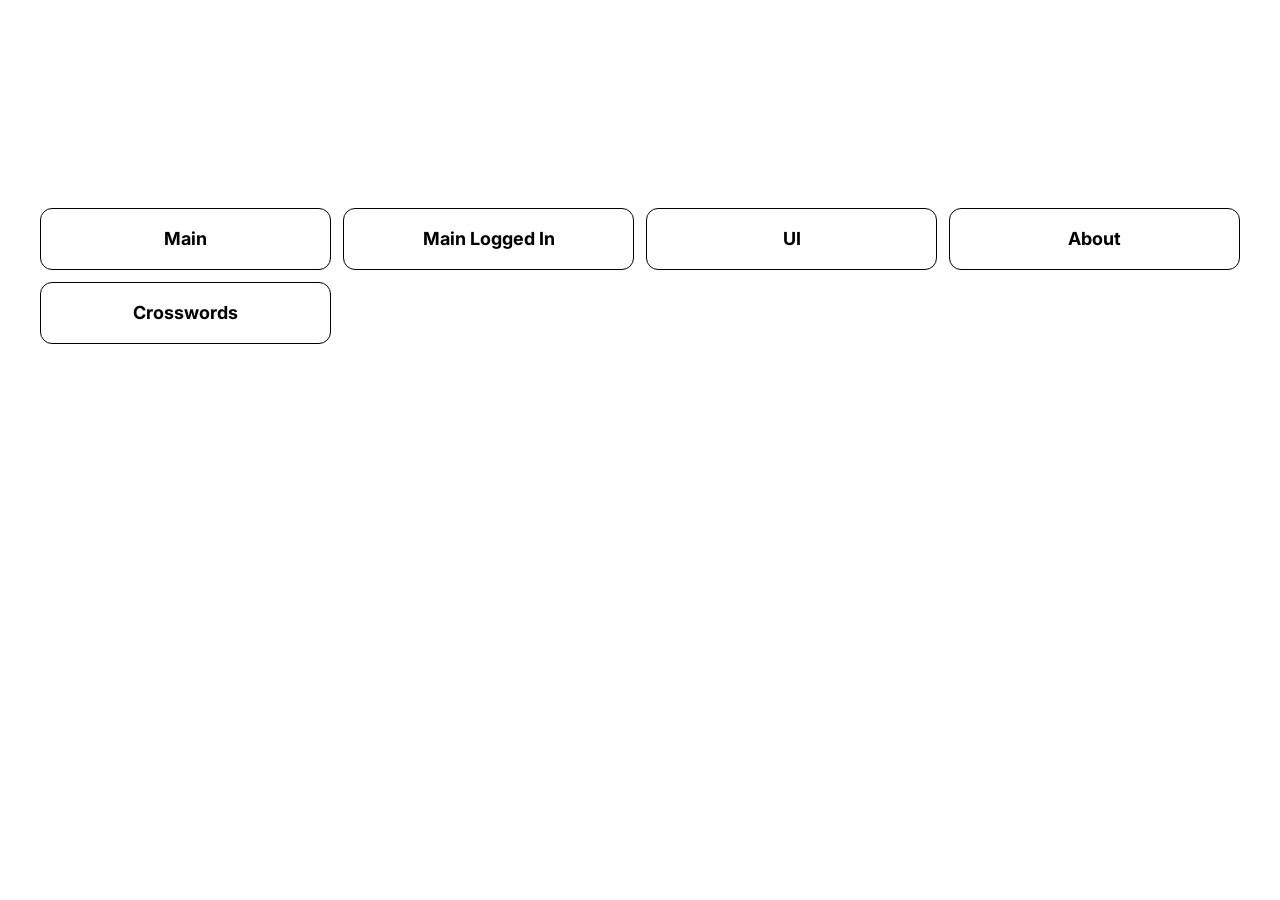
<file: index.html>
<!DOCTYPE html>
<html lang="en" data-theme="light">
<head>
     <meta charset="UTF-8">
     <meta name="viewport" content="width=device-width, initial-scale=1.0">
     <title>Home</title>
     <link rel="stylesheet" href="css/index.css?v=mpcddh99">
</head>

<body>
<div id="app-root"><div class="flex flex-col items-center pt-52 h-screen"><div class="container"><div class="gap-3 grid grid-cols-2 lg:grid-cols-4"><a href="./main.html" class="hover:bg-primary p-4 border rounded-xl font-bold hover:text-primary-content text-lg text-center transition-all duration-300">Main</a><a href="./main-logged-in.html" class="hover:bg-primary p-4 border rounded-xl font-bold hover:text-primary-content text-lg text-center transition-all duration-300">Main Logged In</a><a href="./ui.html" class="hover:bg-primary p-4 border rounded-xl font-bold hover:text-primary-content text-lg text-center transition-all duration-300">UI</a><a href="./about.html" class="hover:bg-primary p-4 border rounded-xl font-bold hover:text-primary-content text-lg text-center transition-all duration-300">About</a><a href="./crosswords.html" class="hover:bg-primary p-4 border rounded-xl font-bold hover:text-primary-content text-lg text-center transition-all duration-300">Crosswords</a></div></div></div></div>
     <script src="js/index.js?v=mpcddh99"></script>
</body>

</html>
</file>
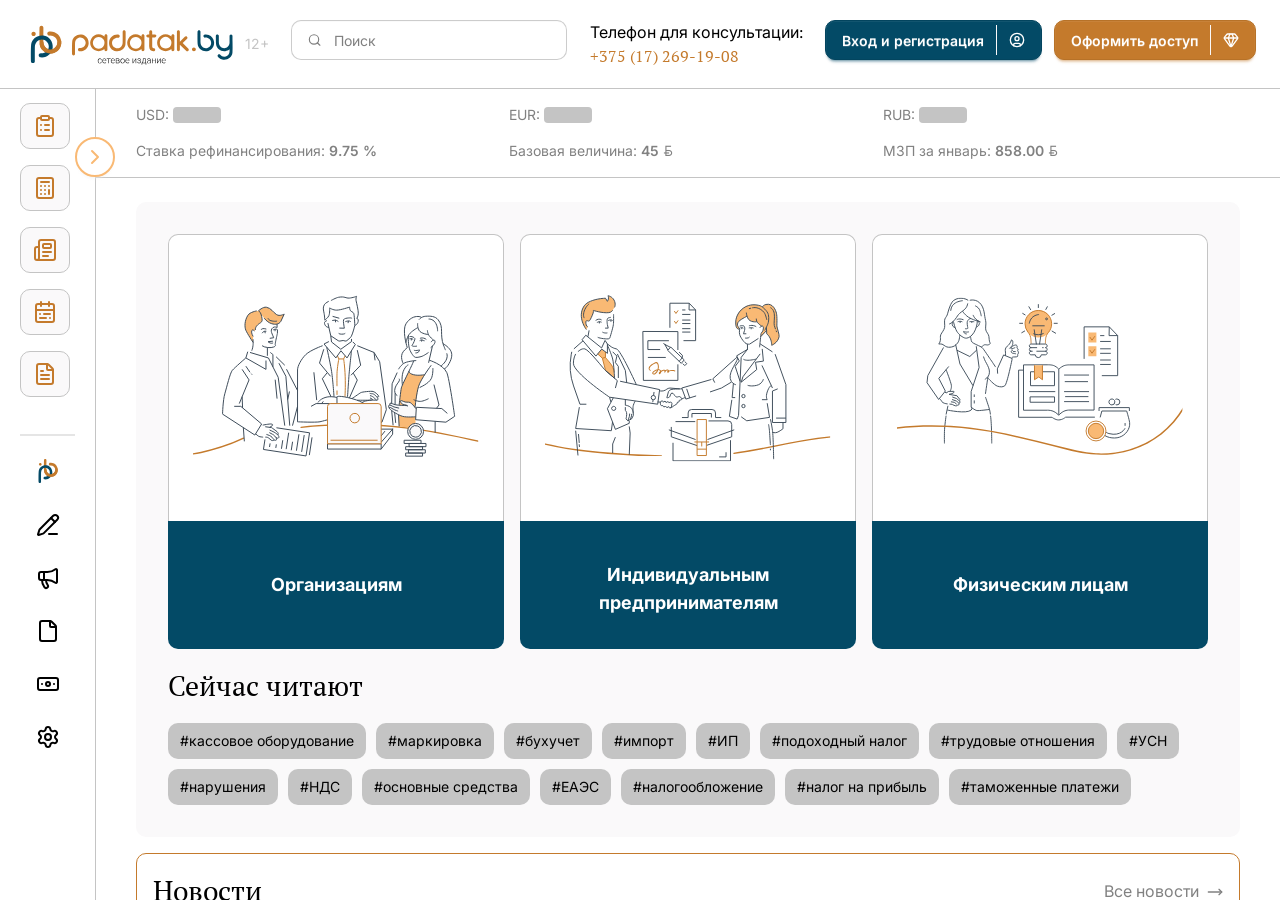
<file: main.html>
<!DOCTYPE html>
<html lang="en" data-theme="light">
<head>
     <meta charset="UTF-8">
     <meta name="viewport" content="width=device-width, initial-scale=1.0">
     <title>Main</title>
     <link rel="stylesheet" href="css/index.css?v=mpcddh99">
</head>

<body>
<link rel="preload" as="image" href="img/main/banner-slider/banner-1.png"/><link rel="preload" as="image" href="img/main/banner-slider/banner-2.png"/><link rel="preload" as="image" href="img/main/banner-slider/banner-3.png"/><link rel="preload" as="image" href="img/main/media/media-1.png"/><link rel="preload" as="image" href="img/main/partners/ipay.png"/><link rel="preload" as="image" href="img/main/partners/erip.png"/><link rel="preload" as="image" href="img/main/partners/mastercard.png"/><link rel="preload" as="image" href="img/main/partners/visa.png"/><link rel="preload" as="image" href="img/main/partners/assist.png"/><link rel="preload" as="image" href="img/main/partners/belcart.png"/><link rel="preload" as="image" href="img/main/partners/ms-check.png"/><link rel="preload" as="image" href="img/main/partners/visa-check.png"/><link rel="preload" as="image" href="img/main/partners/bel-check.png"/><link rel="preload" as="image" href="img/main/partners/unionpay.png"/><div id="app-root"><div class="flex flex-col h-screen overflow-hidden"><header class="top-0 z-50 sticky bg-base-100 border-base-300 border-b w-full shrink-0"><div class="flex flex-row justify-between gap-4 px-6 py-5"><div class="lg:hidden flex flex-row items-center gap-2"><button class="bg-transparent border-none btn"><svg xmlns="http://www.w3.org/2000/svg" width="32" height="24" viewBox="0 0 24 24" fill="none" stroke="currentColor" stroke-width="2" stroke-linecap="round" stroke-linejoin="round" class="lucide lucide-menu stroke-base-content" aria-hidden="true"><path d="M4 5h16"></path><path d="M4 12h16"></path><path d="M4 19h16"></path></svg></button><div class="flex flex-row items-center gap-1"><svg width="24" height="25" viewBox="0 0 24 25" fill="none" xmlns="http://www.w3.org/2000/svg"><path d="M15.7972 17.8432C12.152 18.3454 8.47156 15.7446 8.11936 12.0138C7.80239 8.6417 7.9961 1.44912 7.9961 1.3415C7.9961 0.659909 8.542 0.0859375 9.22877 0.0859375C9.91555 0.0859375 10.4615 0.641973 10.4615 1.3415C10.4615 1.48499 10.4262 9.09012 10.4791 10.5968C10.5847 13.377 12.5218 15.3859 14.9695 15.3321C17.294 15.2783 19.2839 13.2155 19.2663 10.83C19.2663 8.28297 17.3116 6.41756 14.5645 6.39963C14.5469 6.39963 14.2828 6.4355 14.1771 6.4355C13.4727 6.4355 12.8916 5.84359 12.8916 5.12613C12.8916 4.40866 13.4551 3.83469 14.1771 3.79882C14.2651 3.79882 14.5997 3.76294 14.7054 3.76294C18.333 3.61945 21.4323 6.45344 21.7493 10.1663C22.0486 14.0586 19.4952 17.341 15.7972 17.8432Z" fill="#C47A2C"></path><path d="M4.26216 6.68633C5.00131 6.68633 5.6005 6.07601 5.6005 5.32314C5.6005 4.57028 5.00131 3.95996 4.26216 3.95996C3.52302 3.95996 2.92383 4.57028 2.92383 5.32314C2.92383 6.07601 3.52302 6.68633 4.26216 6.68633Z" fill="#C47A2C"></path><path d="M10.387 6.32865C6.74183 5.82643 3.0614 8.42724 2.70921 12.1581C2.39223 15.5301 2.58594 22.7227 2.58594 22.8303C2.58594 23.5299 3.13184 24.0859 3.81862 24.0859C4.5054 24.0859 5.0513 23.5299 5.0513 22.8303C5.0513 22.6868 5.01608 15.0817 5.06891 13.575C5.17456 10.7949 7.11163 8.78597 9.55938 8.83978C11.8839 8.89359 13.8737 10.9563 13.8561 13.3419C13.8561 15.8889 11.9015 17.7543 9.15435 17.7722C9.13674 17.7722 8.8726 17.7363 8.76694 17.7363C8.06255 17.7363 7.48143 18.3283 7.48143 19.0457C7.48143 19.7632 8.04494 20.3372 8.76694 20.373C8.85499 20.373 9.18957 20.391 9.29523 20.4089C12.9228 20.5524 16.0221 17.7184 16.3391 14.0055C16.6385 10.1312 14.0851 6.83088 10.387 6.32865Z" fill="#034A66"></path><path d="M10.4631 10.6149C10.5688 13.3951 12.5059 15.404 14.9536 15.3502C17.2781 15.2964 19.268 13.2337 19.2504 10.8481C19.2504 9.73603 21.5396 8.08587 21.7157 10.1845C22.0327 14.0588 19.4793 17.3412 15.7813 17.8613C12.1361 18.3636 8.45563 15.7627 8.10343 12.0319C7.96255 10.3459 10.4455 9.86159 10.4631 10.6149Z" fill="#C47A2C"></path></svg><span class="font-inter text-sm text-base-300">12+</span></div></div><div class="hidden lg:flex flex-row items-center gap-1"><svg width="217" height="42" viewBox="0 0 217 42" fill="none" xmlns="http://www.w3.org/2000/svg"><path d="M27.8648 30.3906C22.0881 31.172 16.2555 27.1255 15.6974 21.3208C15.1951 16.0743 15.502 4.88363 15.502 4.71618C15.502 3.65572 16.3672 2.7627 17.4555 2.7627C18.5439 2.7627 19.409 3.62781 19.409 4.71618C19.409 4.93944 19.3532 16.772 19.4369 19.1162C19.6044 23.4418 22.6741 26.5673 26.5532 26.4836C30.2369 26.3999 33.3904 23.1906 33.3625 19.479C33.3625 15.5162 30.2648 12.6139 25.9113 12.586C25.8834 12.586 25.4648 12.6418 25.2974 12.6418C24.1811 12.6418 23.2602 11.7208 23.2602 10.6046C23.2602 9.48828 24.1532 8.59525 25.2974 8.53944C25.4369 8.53944 25.9672 8.48363 26.1346 8.48363C31.8834 8.26037 36.7951 12.6697 37.2974 18.4464C37.7718 24.5022 33.7253 29.6092 27.8648 30.3906Z" fill="#C47A2C"></path><path d="M9.58577 13.0326C10.7571 13.0326 11.7067 12.0831 11.7067 10.9117C11.7067 9.74034 10.7571 8.79077 9.58577 8.79077C8.41442 8.79077 7.46484 9.74034 7.46484 10.9117C7.46484 12.0831 8.41442 13.0326 9.58577 13.0326Z" fill="#C47A2C"></path><path d="M19.2974 12.4745C13.5207 11.6931 7.68815 15.7396 7.13001 21.5442C6.62768 26.7908 6.93466 37.9815 6.93466 38.1489C6.93466 39.2373 7.79977 40.1024 8.88815 40.1024C9.97652 40.1024 10.8416 39.2373 10.8416 38.1489C10.8416 37.9256 10.7858 26.0931 10.8695 23.7489C11.037 19.4233 14.1067 16.2977 17.9858 16.3815C21.6695 16.4652 24.823 19.6745 24.7951 23.3861C24.7951 27.3489 21.6974 30.2512 17.344 30.2791C17.3161 30.2791 16.8974 30.2233 16.73 30.2233C15.6137 30.2233 14.6928 31.1442 14.6928 32.2605C14.6928 33.3768 15.5858 34.2698 16.73 34.3256C16.8695 34.3256 17.3998 34.3535 17.5672 34.3815C23.3161 34.6047 28.2277 30.1954 28.73 24.4187C29.2044 18.3908 25.1579 13.2559 19.2974 12.4745Z" fill="#034A66"></path><path d="M19.4088 19.1442C19.5763 23.4698 22.6461 26.5954 26.5251 26.5116C30.2088 26.4279 33.3623 23.2186 33.3344 19.507C33.3344 17.7768 36.9623 15.2093 37.2414 18.4744C37.7437 24.5023 33.6972 29.6093 27.8368 30.4186C22.06 31.2 16.2274 27.1535 15.6693 21.3489C15.4461 18.7256 19.3809 17.9721 19.4088 19.1442Z" fill="#C47A2C"></path><path d="M181.548 11.4977C181.465 11.4977 181.046 11.5256 180.934 11.5256C180.097 11.5535 179.4 12.2233 179.4 13.0884C179.4 13.9535 180.097 14.6512 180.962 14.6512C181.102 14.6512 181.409 14.6233 181.437 14.6233C184.758 14.6791 187.13 16.8838 187.13 19.8977C187.13 22.7163 184.758 25.1721 181.939 25.2279C178.981 25.3117 176.665 22.9117 176.525 19.6187C176.441 17.8326 176.497 8.90237 176.497 8.73493C176.497 7.92563 175.828 7.25586 175.018 7.25586C174.209 7.25586 173.539 7.92563 173.539 8.73493C173.539 8.84656 173.316 17.3024 173.679 21.2931C174.097 25.7024 178.535 28.7721 182.944 28.1861C187.409 27.6 190.479 23.6931 190.06 19.0884C189.669 14.6791 185.93 11.3303 181.548 11.4977ZM208.479 17.2466V13.1442C208.479 13.1163 208.479 13.0884 208.479 13.0605C208.479 13.0326 208.479 13.0047 208.479 12.9768C208.479 12.614 208.339 12.2512 208.088 11.9721C207.948 11.8326 207.809 11.721 207.614 11.6373C207.446 11.5535 207.279 11.5256 207.111 11.4977C206.665 11.4419 206.218 11.6373 205.939 11.9442C205.688 12.2233 205.548 12.5861 205.548 12.9768C205.548 13.0047 205.548 13.0326 205.548 13.0605C205.548 13.0884 205.548 13.1163 205.548 13.1442C205.548 13.1442 205.548 19.5628 205.548 19.8698C205.548 22.6884 203.093 25.1721 200.274 25.2279C197.316 25.3117 195 22.9117 194.86 19.6187C194.832 18.7256 194.832 15.8791 194.832 13.3396C194.832 13.228 194.832 13.0884 194.832 12.9768C194.832 12.921 194.804 12.8652 194.804 12.8093C194.721 12.0559 194.107 11.4698 193.325 11.4698C192.628 11.4698 192.041 11.9721 191.874 12.6419C191.874 12.6698 191.874 12.6698 191.874 12.6698C191.846 12.7535 191.846 12.8373 191.846 12.921V13.0605C191.846 13.1721 191.846 13.2559 191.846 13.3675C191.846 16.0466 191.874 19.2559 192.069 21.2931C192.488 25.7024 196.925 28.7721 201.335 28.1861C202.981 27.9628 204.432 27.2931 205.604 26.3163L205.548 28.1582C205.521 28.8279 205.409 29.5256 205.186 30.1675C204.376 32.3163 202.451 33.7117 200.19 33.6838C198.628 33.6559 197.232 32.9024 196.255 31.7582C196.2 31.7303 196.172 31.6745 196.116 31.6466C196.088 31.6186 196.088 31.6187 196.088 31.6187C195.837 31.3675 195.474 31.2279 195.083 31.2279C194.972 31.2279 194.888 31.228 194.804 31.2559C194.302 31.3396 193.883 31.6745 193.688 32.1489C193.437 32.707 193.576 33.2931 193.911 33.7675C193.967 33.8512 194.051 33.9349 194.107 33.9907C194.246 34.1582 194.386 34.2977 194.553 34.4373C194.972 34.8279 195.418 35.1628 195.893 35.4698C196.395 35.7768 196.897 36.028 197.455 36.2233C198.014 36.4186 198.6 36.5582 199.186 36.6419C203.595 37.2559 208.032 34.1582 208.451 29.7489C208.702 26.0093 208.535 18.3349 208.479 17.2466Z" fill="#034A66"></path><path d="M158.693 20.0931L163.102 15.8512C163.66 15.2093 163.604 14.2326 162.99 13.6745C162.348 13.1163 161.372 13.1721 160.814 13.7861L155.874 18.6977V8.73493C155.874 7.92563 155.204 7.25586 154.395 7.25586C153.586 7.25586 152.916 7.92563 152.916 8.73493V26.8187C152.916 27.628 153.586 28.2977 154.395 28.2977C155.204 28.2977 155.874 27.628 155.874 26.8187V21.628L162.097 27.7675C162.404 28.1303 162.823 28.2977 163.242 28.2977C163.632 28.2977 163.995 28.1582 164.274 27.907C164.916 27.321 164.972 26.3721 164.414 25.7582L158.693 20.0931ZM148.925 11.2186C148.116 11.2186 147.446 11.8884 147.446 12.6977V13.6187C146.972 13.1721 146.442 12.7814 145.828 12.4466C144.516 11.6931 143.065 11.3024 141.502 11.3024C140.023 11.3024 138.6 11.6931 137.316 12.4745C136.032 13.2559 135 14.2884 134.246 15.6C133.493 16.9117 133.102 18.3349 133.102 19.814C133.102 21.321 133.493 22.7163 134.246 24C135.028 25.2838 136.06 26.3163 137.372 27.0419C138.683 27.7954 140.107 28.1861 141.614 28.1861C143.121 28.1861 144.544 27.7954 145.855 27.0419C146.414 26.707 146.916 26.3442 147.39 25.8977V26.7907C147.39 27.6 148.06 28.2698 148.869 28.2698C149.679 28.2698 150.349 27.6 150.349 26.7907V12.6698C150.404 11.8884 149.735 11.2186 148.925 11.2186ZM146.693 22.6605C146.19 23.5814 145.493 24.307 144.628 24.8373C143.735 25.3675 142.758 25.6187 141.697 25.6187C140.637 25.6187 139.66 25.3675 138.739 24.8373C137.818 24.307 137.121 23.6093 136.59 22.7163C136.088 21.8512 135.809 20.8745 135.809 19.814C135.809 18.7535 136.06 17.7489 136.562 16.8559C137.065 15.9628 137.762 15.2652 138.655 14.7349C139.548 14.2047 140.553 13.9256 141.642 13.8698H141.753C142.73 13.8698 143.679 14.121 144.544 14.6512C145.409 15.1814 146.107 15.8791 146.637 16.7721C147.139 17.6373 147.418 18.614 147.418 19.5907C147.446 20.7349 147.195 21.7396 146.693 22.6605ZM81.9764 11.2745C81.1671 11.2745 80.4973 11.9442 80.4973 12.7535V13.6745C80.0229 13.228 79.4927 12.8373 78.8787 12.5024C77.5671 11.7489 76.1159 11.3582 74.5531 11.3582C73.0741 11.3582 71.6508 11.7489 70.3671 12.5303C69.0834 13.3117 68.0508 14.3442 67.2973 15.6559C66.5438 16.9675 66.1531 18.3907 66.1531 19.8698C66.1531 21.3768 66.5438 22.7721 67.2973 24.0559C68.0787 25.3396 69.1113 26.3721 70.4229 27.0977C71.7345 27.8512 73.1578 28.2419 74.6648 28.2419C76.1717 28.2419 77.595 27.8512 78.9066 27.0977C79.4648 26.7628 79.9671 26.4 80.4415 25.9535V26.8466C80.4415 27.6559 81.1113 28.3256 81.9206 28.3256C82.7299 28.3256 83.3997 27.6559 83.3997 26.8466V12.7256C83.4555 11.9442 82.7857 11.2745 81.9764 11.2745ZM79.7438 22.7163C79.2415 23.6373 78.5438 24.3628 77.6787 24.8931C76.8136 25.4233 75.809 25.6745 74.7485 25.6745C73.688 25.6745 72.6834 25.4233 71.7904 24.8931C70.8973 24.3628 70.1717 23.6652 69.6415 22.7721C69.1392 21.907 68.8601 20.9303 68.8601 19.8698C68.8601 18.8093 69.1113 17.8047 69.6136 16.9117C70.1159 16.0187 70.8136 15.321 71.7066 14.7907C72.5718 14.2605 73.6043 13.9814 74.6927 13.9256H74.8043C75.781 13.9256 76.7299 14.1768 77.595 14.707C78.4601 15.2373 79.1578 15.9349 79.688 16.828C80.1904 17.6931 80.4694 18.6698 80.4694 19.6466C80.4973 20.7628 80.2462 21.7954 79.7438 22.7163ZM119.009 11.2745C118.2 11.2745 117.53 11.9442 117.53 12.7535V13.6745C117.055 13.228 116.525 12.8373 115.911 12.5024C114.6 11.7489 113.148 11.3582 111.586 11.3582C110.107 11.3582 108.683 11.7489 107.4 12.5303C106.116 13.3117 105.083 14.3442 104.33 15.6559C103.576 16.9675 103.186 18.3907 103.186 19.8698C103.186 21.3768 103.576 22.7721 104.33 24.0559C105.111 25.3396 106.144 26.3721 107.455 27.0977C108.767 27.8512 110.19 28.2419 111.697 28.2419C113.204 28.2419 114.628 27.8512 115.939 27.0977C116.497 26.7628 117 26.4 117.474 25.9535V26.8466C117.474 27.6559 118.144 28.3256 118.953 28.3256C119.762 28.3256 120.432 27.6559 120.432 26.8466V12.7256C120.488 11.9442 119.818 11.2745 119.009 11.2745ZM116.776 22.7163C116.274 23.6373 115.576 24.3628 114.711 24.8931C113.846 25.4233 112.842 25.6745 111.781 25.6745C110.721 25.6745 109.716 25.4233 108.823 24.8931C107.93 24.3628 107.204 23.6652 106.674 22.7721C106.172 21.907 105.893 20.9303 105.893 19.8698C105.893 18.8093 106.144 17.8047 106.646 16.9117C107.148 16.0187 107.846 15.321 108.739 14.7907C109.604 14.2605 110.637 13.9814 111.725 13.9256H111.837C112.814 13.9256 113.762 14.1768 114.628 14.707C115.493 15.2373 116.19 15.9349 116.721 16.828C117.223 17.6931 117.502 18.6698 117.502 19.6466C117.53 20.7628 117.279 21.7954 116.776 22.7163ZM169.911 24.3907C168.823 24.3907 167.958 25.2559 167.958 26.3442C167.958 27.4326 168.823 28.2977 169.911 28.2977C171 28.2977 171.865 27.4326 171.865 26.3442C171.865 25.2559 171 24.3907 169.911 24.3907ZM57.4741 11.5535C53.0648 10.9675 48.6276 14.0373 48.209 18.4466C47.8462 22.4373 48.0694 30.9768 48.0694 31.0884C48.0694 31.8977 48.7392 32.5675 49.5485 32.5675C50.3578 32.5675 51.0276 31.8977 51.0276 31.0884C51.0276 30.921 50.9717 21.907 51.0555 20.121C51.1671 16.828 53.5113 14.428 56.4694 14.5117C59.288 14.5675 61.6601 17.0233 61.6601 19.8419C61.6601 22.8559 59.288 25.0605 55.9671 25.1163C55.9392 25.1163 55.6322 25.0884 55.5206 25.0884C54.6555 25.0884 53.9578 25.7861 53.9578 26.6512C53.9578 27.5163 54.6555 28.1861 55.5206 28.214C55.6322 28.214 56.0508 28.2419 56.1345 28.2419C60.5159 28.4093 64.2555 25.0605 64.6462 20.6512C65.009 16.0466 61.9392 12.1396 57.4741 11.5535ZM100.144 7.25586C99.3345 7.25586 98.6648 7.92563 98.6648 8.73493C98.6648 8.90237 98.7206 17.8884 98.6369 19.6745C98.4973 22.9675 96.181 25.3675 93.2229 25.2838C90.4043 25.228 88.0322 22.7721 88.0322 19.9535C88.0322 16.9396 90.4043 14.7349 93.7252 14.6791C93.7531 14.6791 94.0601 14.707 94.1718 14.707C95.0369 14.707 95.7345 14.0093 95.7345 13.1442C95.7345 12.2791 95.0369 11.6093 94.1997 11.5814C94.088 11.5814 93.6694 11.5535 93.5857 11.5535C89.2043 11.3861 85.4648 14.7349 85.0741 19.1442C84.6555 23.7489 87.7252 27.6559 92.2183 28.2419C96.6276 28.8279 101.065 25.7582 101.483 21.3489C101.846 17.3582 101.623 8.84656 101.623 8.73493C101.623 7.92563 100.953 7.25586 100.144 7.25586ZM130.758 11.3861H128.19V8.76284C128.19 7.89772 127.437 7.20004 126.572 7.28377C125.79 7.33958 125.232 8.03725 125.232 8.81865C125.232 8.81865 125.232 9.54423 125.232 11.3861H123.837C122.944 11.3861 122.218 12.1396 122.302 13.0605C122.386 13.8698 123.083 14.4559 123.893 14.4559H125.232C125.204 15.5442 125.204 21.907 125.204 23.8326C125.204 26.4279 126.628 28.2419 129.418 28.2419C129.474 28.2419 129.558 28.2419 129.614 28.2419C129.781 28.2419 129.949 28.214 130.116 28.1861C130.758 28.0186 131.204 27.4326 131.204 26.7349C131.204 26.6512 131.204 26.5675 131.176 26.5117C131.093 26.0093 130.758 25.5628 130.311 25.3675C130.06 25.2559 129.781 25.2559 129.53 25.2279C129.223 25.1721 128.944 25.0605 128.721 24.8652C128.33 24.5303 128.218 24.1117 128.218 23.6093V14.428H130.814C131.735 14.428 132.432 13.6466 132.349 12.7256C132.265 11.9721 131.567 11.3861 130.758 11.3861Z" fill="#C47A2C"></path><path d="M75.8653 39.907C76.2281 39.907 76.5351 39.7954 76.7863 39.6C77.0374 39.4047 77.177 39.1256 77.177 38.7907H77.6793C77.6514 39.0698 77.5677 39.3489 77.4002 39.5721C77.2328 39.7954 77.0095 39.9907 76.7305 40.1303C76.4514 40.2698 76.1723 40.3256 75.8374 40.3256C75.2235 40.3256 74.7212 40.1024 74.3584 39.6838C73.9956 39.2651 73.8281 38.6791 73.8281 37.9535V37.7861C73.8281 37.3117 73.9119 36.921 74.0793 36.5582C74.2467 36.1954 74.47 35.9163 74.777 35.721C75.0839 35.5256 75.4467 35.4419 75.8374 35.4419C76.3677 35.4419 76.7863 35.6093 77.1212 35.9163C77.456 36.2233 77.6235 36.6419 77.6514 37.1442H77.1491C77.1212 36.7814 76.9816 36.4745 76.7584 36.2512C76.5072 36.0279 76.2002 35.9163 75.8374 35.9163C75.363 35.9163 75.0002 36.0838 74.7491 36.4186C74.4979 36.7535 74.3584 37.2279 74.3584 37.8419V37.9814C74.3584 38.5954 74.4979 39.0419 74.7491 39.3768C75.0281 39.7396 75.3909 39.907 75.8653 39.907Z" fill="black"></path><path d="M80.5535 40.3255C80.1629 40.3255 79.8001 40.2139 79.4652 40.0185C79.1303 39.8232 78.8791 39.5441 78.7117 39.1813C78.5442 38.8185 78.4326 38.4278 78.4326 37.9813V37.786C78.4326 37.3395 78.5163 36.9209 78.6838 36.5581C78.8512 36.1953 79.1024 35.9162 79.4094 35.693C79.7163 35.4976 80.0512 35.386 80.4419 35.386C81.028 35.386 81.4745 35.5813 81.8094 35.972C82.1442 36.3627 82.3117 36.893 82.3117 37.5627V37.8418H78.9349V37.9534C78.9349 38.4837 79.0745 38.9302 79.3815 39.293C79.6884 39.6558 80.0791 39.8232 80.5256 39.8232C80.8047 39.8232 81.0559 39.7674 81.2512 39.6837C81.4745 39.572 81.6698 39.4325 81.8373 39.1813L82.1722 39.4325C81.8373 40.0744 81.2791 40.3255 80.5535 40.3255ZM80.4419 35.8883C80.0512 35.8883 79.7163 36.0278 79.4373 36.3069C79.1582 36.586 79.0187 36.9767 78.9349 37.479H81.7536V37.4232C81.7256 36.9767 81.614 36.6139 81.3628 36.3069C81.1675 36.0278 80.8605 35.8883 80.4419 35.8883Z" fill="black"></path><path d="M86.6653 35.9721H84.9351V40.2419H84.4048V35.9721H82.7583V35.5256H86.6653V35.9721Z" fill="black"></path><path d="M89.0096 40.3255C88.6189 40.3255 88.2561 40.2139 87.9212 40.0185C87.5863 39.8232 87.3352 39.5441 87.1677 39.1813C87.0003 38.8185 86.8887 38.4278 86.8887 37.9813V37.786C86.8887 37.3395 86.9724 36.9209 87.1398 36.5581C87.3073 36.1953 87.5584 35.9162 87.8654 35.693C88.1724 35.4976 88.5073 35.386 88.898 35.386C89.484 35.386 89.9305 35.5813 90.2654 35.972C90.6003 36.3627 90.7677 36.893 90.7677 37.5627V37.8418H87.391V37.9534C87.391 38.4837 87.5305 38.9302 87.8375 39.293C88.1445 39.6558 88.5352 39.8232 88.9817 39.8232C89.2608 39.8232 89.5119 39.7674 89.7073 39.6837C89.9305 39.572 90.1259 39.4325 90.2933 39.1813L90.6282 39.4325C90.2933 40.0744 89.7352 40.3255 89.0096 40.3255ZM88.9259 35.8883C88.5352 35.8883 88.2003 36.0278 87.9212 36.3069C87.6422 36.586 87.5026 36.9767 87.4189 37.479H90.2375V37.4232C90.2096 36.9767 90.098 36.6139 89.8468 36.3069C89.6236 36.0278 89.3166 35.8883 88.9259 35.8883Z" fill="black"></path><path d="M91.856 40.2419V35.5256H93.5862C94.1722 35.5256 94.6467 35.6373 94.9536 35.8326C95.2606 36.0559 95.4281 36.3628 95.4281 36.7814C95.4281 37.0047 95.3443 37.228 95.2048 37.4233C95.0653 37.6187 94.842 37.7303 94.5908 37.814C94.8978 37.8698 95.149 38.0094 95.3443 38.2047C95.5397 38.4001 95.6234 38.6512 95.6234 38.9303C95.6234 39.3489 95.4839 39.6559 95.1769 39.907C94.8699 40.1303 94.4234 40.2419 93.8653 40.2419H91.856ZM92.3583 37.6466H93.6699C94.4792 37.6466 94.8978 37.3675 94.8978 36.8094C94.8978 36.5303 94.7862 36.307 94.5629 36.1675C94.3397 36.028 94.0048 35.9721 93.5583 35.9721H92.3583V37.6466ZM92.3583 38.0931V39.8233H93.8653C94.256 39.8233 94.5629 39.7396 94.7583 39.6001C94.9815 39.4605 95.0653 39.2373 95.0653 38.9582C95.0653 38.707 94.9536 38.4838 94.7583 38.3442C94.535 38.1768 94.256 38.121 93.8653 38.121H92.3583V38.0931Z" fill="black"></path><path d="M96.4888 37.814C96.4888 37.3675 96.5725 36.9489 96.7399 36.5861C96.9074 36.2233 97.1585 35.9442 97.4934 35.7489C97.8283 35.5535 98.1911 35.4419 98.5818 35.4419C99.1957 35.4419 99.726 35.6651 100.117 36.1117C100.507 36.5582 100.703 37.1442 100.703 37.8698V37.9814C100.703 38.4279 100.619 38.8465 100.452 39.2093C100.284 39.5721 100.033 39.8512 99.6981 40.0465C99.3911 40.2419 99.0004 40.3535 98.6097 40.3535C97.9957 40.3535 97.4655 40.1303 97.0748 39.6838C96.6841 39.2372 96.4888 38.6512 96.4888 37.9256V37.814ZM97.019 37.9535C97.019 38.5117 97.1585 38.9861 97.4655 39.3489C97.7725 39.7117 98.1353 39.8791 98.6097 39.8791C99.0841 39.8791 99.4748 39.7117 99.7539 39.3489C100.033 38.9861 100.2 38.5117 100.2 37.9256V37.814C100.2 37.4512 100.145 37.1163 100.005 36.8372C99.8655 36.5303 99.6702 36.307 99.4469 36.1396C99.1957 35.9721 98.9167 35.8884 98.6097 35.8884C98.1353 35.8884 97.7725 36.0838 97.4655 36.4465C97.1585 36.8093 97.019 37.2838 97.019 37.8698V37.9535Z" fill="black"></path><path d="M103.605 40.3255C103.214 40.3255 102.851 40.2139 102.516 40.0185C102.182 39.8232 101.93 39.5441 101.763 39.1813C101.596 38.8185 101.484 38.4278 101.484 37.9813V37.786C101.484 37.3395 101.568 36.9209 101.735 36.5581C101.902 36.1953 102.154 35.9162 102.461 35.693C102.768 35.4976 103.102 35.386 103.493 35.386C104.079 35.386 104.526 35.5813 104.861 35.972C105.196 36.3627 105.363 36.893 105.363 37.5627V37.8418H101.986V37.9534C101.986 38.4837 102.126 38.9302 102.433 39.293C102.74 39.6558 103.13 39.8232 103.577 39.8232C103.856 39.8232 104.107 39.7674 104.302 39.6837C104.526 39.572 104.721 39.4325 104.889 39.1813L105.223 39.4325C104.916 40.0744 104.358 40.3255 103.605 40.3255ZM103.521 35.8883C103.13 35.8883 102.796 36.0278 102.516 36.3069C102.237 36.586 102.098 36.9767 102.014 37.479H104.861V37.4232C104.833 36.9767 104.721 36.6139 104.47 36.3069C104.247 36.0278 103.912 35.8883 103.521 35.8883Z" fill="black"></path><path d="M111.67 35.5256H112.2V40.2419H111.67V36.3628L109.13 40.2419H108.6V35.5256H109.13V39.4047L111.67 35.5256Z" fill="black"></path><path d="M116.358 36.7814C116.358 36.5024 116.247 36.2791 116.051 36.1117C115.828 35.9442 115.549 35.8884 115.186 35.8884C114.851 35.8884 114.572 35.9721 114.321 36.1396C114.07 36.307 113.958 36.5303 113.958 36.8093H113.428C113.428 36.4186 113.596 36.0838 113.931 35.8326C114.265 35.5814 114.684 35.4419 115.158 35.4419C115.689 35.4419 116.107 35.5535 116.414 35.7768C116.721 36 116.861 36.3349 116.861 36.7535C116.861 36.9768 116.805 37.1721 116.637 37.3675C116.47 37.5628 116.303 37.7024 116.024 37.7861C116.637 37.9535 116.917 38.3163 116.917 38.9024C116.917 39.321 116.749 39.6558 116.414 39.907C116.079 40.1582 115.661 40.2698 115.103 40.2698C114.572 40.2698 114.154 40.1303 113.791 39.8791C113.456 39.6279 113.261 39.2651 113.261 38.8465H113.791C113.791 39.1256 113.931 39.3768 114.182 39.5721C114.433 39.7675 114.74 39.8512 115.103 39.8512C115.493 39.8512 115.8 39.7675 116.051 39.6C116.275 39.4326 116.386 39.2093 116.386 38.9303C116.386 38.6233 116.275 38.3721 116.079 38.2326C115.884 38.0931 115.549 38.0093 115.131 38.0093H114.405V37.5628H115.214C115.996 37.5907 116.358 37.3117 116.358 36.7814Z" fill="black"></path><path d="M118.005 39.8232L118.228 39.5163C118.591 39.0139 118.814 38.2884 118.87 37.3395L118.954 35.5535H121.744V39.8232H122.247V41.6372H121.716V40.2418H118.172V41.6372H117.67V39.8232H118.005ZM118.619 39.8232H121.214V36.0279H119.456L119.4 37.2558C119.344 38.3721 119.093 39.2372 118.619 39.8232Z" fill="black"></path><path d="M126.209 40.2419C126.153 40.1024 126.126 39.8791 126.098 39.5721C125.902 39.8233 125.679 39.9907 125.4 40.1303C125.121 40.2698 124.814 40.3256 124.507 40.3256C124.06 40.3256 123.698 40.1861 123.419 39.9349C123.14 39.6838 123 39.3489 123 38.9861C123 38.5396 123.195 38.1768 123.586 37.8977C123.977 37.6186 124.507 37.507 125.177 37.507H126.126V36.9768C126.126 36.6419 126.014 36.3628 125.819 36.1675C125.623 35.9721 125.316 35.8884 124.898 35.8884C124.535 35.8884 124.228 35.9721 124.005 36.1675C123.753 36.3628 123.642 36.5861 123.642 36.8372H123.112C123.112 36.4745 123.279 36.1396 123.642 35.8605C124.005 35.5814 124.423 35.4419 124.926 35.4419C125.456 35.4419 125.874 35.5814 126.181 35.8326C126.488 36.0838 126.628 36.4745 126.656 36.921V39.1535C126.656 39.6 126.712 39.9628 126.795 40.1861V40.2419H126.209ZM124.563 39.8791C124.898 39.8791 125.233 39.7954 125.512 39.6279C125.791 39.4605 125.986 39.2372 126.098 38.9582V37.9256H125.177C124.647 37.9256 124.256 38.0372 123.949 38.2047C123.642 38.4 123.502 38.6512 123.502 38.9582C123.502 39.2093 123.614 39.4326 123.809 39.6279C124.005 39.8233 124.256 39.8791 124.563 39.8791Z" fill="black"></path><path d="M131.651 40.2419H131.121V38.0652H128.582V40.2419H128.051V35.5256H128.582V37.6466H131.121V35.5256H131.651V40.2419Z" fill="black"></path><path d="M136.144 35.5256H136.675V40.2419H136.144V36.3628L133.605 40.2419H133.075V35.5256H133.605V39.4047L136.144 35.5256Z" fill="black"></path><path d="M139.884 40.3255C139.493 40.3255 139.131 40.2139 138.796 40.0185C138.461 39.8232 138.21 39.5441 138.042 39.1813C137.875 38.8185 137.763 38.4278 137.763 37.9813V37.786C137.763 37.3395 137.847 36.9209 138.014 36.5581C138.182 36.1953 138.433 35.9162 138.74 35.693C139.047 35.4976 139.382 35.386 139.772 35.386C140.359 35.386 140.805 35.5813 141.14 35.972C141.475 36.3627 141.642 36.893 141.642 37.5627V37.8418H138.266V37.9534C138.266 38.4837 138.405 38.9302 138.712 39.293C139.019 39.6558 139.41 39.8232 139.856 39.8232C140.135 39.8232 140.386 39.7674 140.582 39.6837C140.805 39.572 141 39.4325 141.168 39.1813L141.503 39.4325C141.168 40.0744 140.61 40.3255 139.884 40.3255ZM139.8 35.8883C139.41 35.8883 139.075 36.0278 138.796 36.3069C138.517 36.586 138.377 36.9767 138.293 37.479H141.14V37.4232C141.112 36.9767 141 36.6139 140.749 36.3069C140.498 36.0278 140.191 35.8883 139.8 35.8883Z" fill="black"></path></svg><span class="font-inter text-sm text-base-300">12+</span></div><div class="hidden xl:block"><label class="outline-base-300 text-base-content input" for="header-search-input"><svg xmlns="http://www.w3.org/2000/svg" width="24" height="24" viewBox="0 0 24 24" fill="none" stroke="currentColor" stroke-width="2" stroke-linecap="round" stroke-linejoin="round" class="lucide lucide-search opacity-50 h-[1em]" aria-hidden="true"><path d="m21 21-4.34-4.34"></path><circle cx="11" cy="11" r="8"></circle></svg><input type="search" placeholder="Поиск" autoComplete="off" class="text-base-content search-header-input" id="header-search-input"/></label></div><div class="hidden lg:flex flex-col"><span>Телефон для консультации:</span><a href="tel:+375(17)269-19-08" class="font-serif text-primary">+375 (17) 269-19-08</a></div><div class="flex flex-row gap-3 2xl:gap-5"><div class="lg:hidden block"><details class="dropdown dropdown-end"><summary class="bg-base-100 border-none btn btn-circle"><svg xmlns="http://www.w3.org/2000/svg" width="24" height="24" viewBox="0 0 24 24" fill="none" stroke="currentColor" stroke-width="2" stroke-linecap="round" stroke-linejoin="round" class="lucide lucide-circle-user stroke-base-300 w-8" aria-hidden="true"><circle cx="12" cy="12" r="10"></circle><circle cx="12" cy="10" r="3"></circle><path d="M7 20.662V19a2 2 0 0 1 2-2h6a2 2 0 0 1 2 2v1.662"></path></svg></summary><div class="z-1 bg-base-100 shadow-sm mt-2 p-2 rounded-box w-52 menu dropdown-content"><div class="flex flex-col gap-2 w-full"><a href="/login" class="hover:bg-base-100 py-1 hover:border-primary hover:text-secondary duration-300 btn btn-primary">Войти</a><a href="/registration" class="py-1 btn-outline duration-300 btn btn-primary">Регистрация</a></div></div></details></div><div class="xl:hidden block"><details class="dropdown dropdown-end"><summary class="bg-base-100 border-none btn btn-circle"><svg xmlns="http://www.w3.org/2000/svg" width="24" height="24" viewBox="0 0 24 24" fill="none" stroke="currentColor" stroke-width="2" stroke-linecap="round" stroke-linejoin="round" class="lucide lucide-search stroke-base-300 w-8" aria-hidden="true"><path d="m21 21-4.34-4.34"></path><circle cx="11" cy="11" r="8"></circle></svg></summary><div class="z-1 mt-2 w-60 dropdown-content"><label class="outline-base-300 text-base-content input"><svg xmlns="http://www.w3.org/2000/svg" width="24" height="24" viewBox="0 0 24 24" fill="none" stroke="currentColor" stroke-width="2" stroke-linecap="round" stroke-linejoin="round" class="lucide lucide-search opacity-50 h-[1em]" aria-hidden="true"><path d="m21 21-4.34-4.34"></path><circle cx="11" cy="11" r="8"></circle></svg><input type="search" placeholder="Поиск" autoComplete="off" class="text-base-content search-header-input"/></label></div></details></div><div class="group hidden lg:flex flex-row items-center gap-3 hover:bg-base-100 py-1 hover:border-secondary hover:text-secondary duration-300 btn btn-secondary"><span>Вход и регистрация</span><div class="hidden xl:block border-neutral group-hover:border-secondary border-r w-px h-full"></div><svg xmlns="http://www.w3.org/2000/svg" width="24" height="24" viewBox="0 0 24 24" fill="none" stroke="currentColor" stroke-width="2" stroke-linecap="round" stroke-linejoin="round" class="lucide lucide-circle-user hidden xl:block size-4" aria-hidden="true"><circle cx="12" cy="12" r="10"></circle><circle cx="12" cy="10" r="3"></circle><path d="M7 20.662V19a2 2 0 0 1 2-2h6a2 2 0 0 1 2 2v1.662"></path></svg></div><div class="group hidden lg:flex flex-row items-center gap-3 hover:bg-base-100 py-1 hover:border-primary hover:text-secondary duration-300 btn btn-primary"><span>Оформить доступ</span><div class="hidden xl:block border-neutral group-hover:border-primary border-r w-px h-full"></div><svg xmlns="http://www.w3.org/2000/svg" width="24" height="24" viewBox="0 0 24 24" fill="none" stroke="currentColor" stroke-width="2" stroke-linecap="round" stroke-linejoin="round" class="lucide lucide-gem hidden xl:block size-4" aria-hidden="true"><path d="M10.5 3 8 9l4 13 4-13-2.5-6"></path><path d="M17 3a2 2 0 0 1 1.6.8l3 4a2 2 0 0 1 .013 2.382l-7.99 10.986a2 2 0 0 1-3.247 0l-7.99-10.986A2 2 0 0 1 2.4 7.8l2.998-3.997A2 2 0 0 1 7 3z"></path><path d="M2 9h20"></path></svg></div></div></div></header><dialog id="mobile-menu" class="modal"><div class="flex flex-col p-0 rounded-none w-full max-w-full h-full max-h-full modal-box"><form class="pt-4 pl-4 shrink-0" method="dialog"><button class="bg-transparent border-none btn btn-square" aria-label="Закрыть мобильное меню"><svg xmlns="http://www.w3.org/2000/svg" width="28" height="28" viewBox="0 0 24 24" fill="none" stroke="currentColor" stroke-width="2" stroke-linecap="round" stroke-linejoin="round" class="lucide lucide-x stroke-base-content" aria-hidden="true"><path d="M18 6 6 18"></path><path d="m6 6 12 12"></path></svg></button></form><div class="flex flex-col flex-1 px-6 pb-8 min-h-0 overflow-y-auto"><ul class="flex flex-col gap-1 w-full"><li><div class="flex flex-row items-start gap-4 py-3"><div class="flex justify-center items-center rounded-field shrink-0"><svg xmlns="http://www.w3.org/2000/svg" width="22" height="22" viewBox="0 0 24 24" fill="none" stroke="currentColor" stroke-width="2" stroke-linecap="round" stroke-linejoin="round" class="lucide lucide-clipboard-list stroke-primary" aria-hidden="true"><rect width="8" height="4" x="8" y="2" rx="1" ry="1"></rect><path d="M16 4h2a2 2 0 0 1 2 2v14a2 2 0 0 1-2 2H6a2 2 0 0 1-2-2V6a2 2 0 0 1 2-2h2"></path><path d="M12 11h4"></path><path d="M12 16h4"></path><path d="M8 11h.01"></path><path d="M8 16h.01"></path></svg></div><div class="flex flex-col gap-2"><a href="/analytics" class="font-semibold text-primary text-base leading-tight">Аналитические материалы</a><div class="flex flex-col gap-1.5"><a href="/organization" class="text-sm text-base-content">Организациям</a><a href="/individual" class="text-sm text-base-content">Индивидуальным предпринимателям</a><a href="/fizik" class="text-sm text-base-content">Физическим лицам</a></div></div></div></li><li><div class="flex flex-row items-start gap-4 py-3"><div class="flex justify-center items-center rounded-field shrink-0"><svg xmlns="http://www.w3.org/2000/svg" width="22" height="22" viewBox="0 0 24 24" fill="none" stroke="currentColor" stroke-width="2" stroke-linecap="round" stroke-linejoin="round" class="lucide lucide-calculator stroke-primary" aria-hidden="true"><rect width="16" height="20" x="4" y="2" rx="2"></rect><line x1="8" x2="16" y1="6" y2="6"></line><line x1="16" x2="16" y1="14" y2="18"></line><path d="M16 10h.01"></path><path d="M12 10h.01"></path><path d="M8 10h.01"></path><path d="M12 14h.01"></path><path d="M8 14h.01"></path><path d="M12 18h.01"></path><path d="M8 18h.01"></path></svg></div><div class="flex flex-col gap-2"><a href="/services" class="font-semibold text-primary text-base leading-tight">Сервисы</a><div class="flex flex-col gap-1.5"><a href="/question-answer" class="text-sm text-base-content">Вопрос-ответ</a><a href="/media-library" class="text-sm text-base-content">Медиатека</a><a href="/services" class="flex flex-row items-center gap-0.5 text-sm text-base-content"><span>Еще</span><svg xmlns="http://www.w3.org/2000/svg" width="14" height="14" viewBox="0 0 24 24" fill="none" stroke="currentColor" stroke-width="1.5" stroke-linecap="round" stroke-linejoin="round" class="lucide lucide-chevron-right inline mt-0.5" aria-hidden="true"><path d="m9 18 6-6-6-6"></path></svg></a></div></div></div></li><li><div class="flex flex-row items-center gap-4 py-3"><div class="flex justify-center items-center rounded-field shrink-0"><svg xmlns="http://www.w3.org/2000/svg" width="22" height="22" viewBox="0 0 24 24" fill="none" stroke="currentColor" stroke-width="2" stroke-linecap="round" stroke-linejoin="round" class="lucide lucide-newspaper stroke-primary" aria-hidden="true"><path d="M15 18h-5"></path><path d="M18 14h-8"></path><path d="M4 22h16a2 2 0 0 0 2-2V4a2 2 0 0 0-2-2H8a2 2 0 0 0-2 2v16a2 2 0 0 1-4 0v-9a2 2 0 0 1 2-2h2"></path><rect width="8" height="4" x="10" y="6" rx="1"></rect></svg></div><a href="/news" class="font-semibold text-primary text-base">Новости</a></div></li><li><div class="flex flex-row items-center gap-4 py-3"><div class="flex justify-center items-center rounded-field shrink-0"><svg xmlns="http://www.w3.org/2000/svg" width="22" height="22" viewBox="0 0 24 24" fill="none" stroke="currentColor" stroke-width="2" stroke-linecap="round" stroke-linejoin="round" class="lucide lucide-calendar-range stroke-primary" aria-hidden="true"><rect width="18" height="18" x="3" y="4" rx="2"></rect><path d="M16 2v4"></path><path d="M3 10h18"></path><path d="M8 2v4"></path><path d="M17 14h-6"></path><path d="M13 18H7"></path><path d="M7 14h.01"></path><path d="M17 18h.01"></path></svg></div><a href="/reference" class="font-semibold text-primary text-base">Справочная информация</a></div></li><li><div class="flex flex-row items-center gap-4 py-3"><div class="flex justify-center items-center rounded-field shrink-0"><svg xmlns="http://www.w3.org/2000/svg" width="22" height="22" viewBox="0 0 24 24" fill="none" stroke="currentColor" stroke-width="2" stroke-linecap="round" stroke-linejoin="round" class="lucide lucide-file-text stroke-primary" aria-hidden="true"><path d="M6 22a2 2 0 0 1-2-2V4a2 2 0 0 1 2-2h8a2.4 2.4 0 0 1 1.704.706l3.588 3.588A2.4 2.4 0 0 1 20 8v12a2 2 0 0 1-2 2z"></path><path d="M14 2v5a1 1 0 0 0 1 1h5"></path><path d="M10 9H8"></path><path d="M16 13H8"></path><path d="M16 17H8"></path></svg></div><a href="/forms" class="font-semibold text-primary text-base">Формы документов</a></div></li></ul><div class="my-2 divider"></div><div class="flex flex-col gap-4"><a href="/payments" class="flex flex-row items-center gap-4 py-1"><div class="flex justify-center items-center shrink-0"><svg xmlns="http://www.w3.org/2000/svg" width="22" height="22" viewBox="0 0 24 24" fill="none" stroke="currentColor" stroke-width="2" stroke-linecap="round" stroke-linejoin="round" class="lucide lucide-banknote stroke-base-content" aria-hidden="true"><rect width="20" height="12" x="2" y="6" rx="2"></rect><circle cx="12" cy="12" r="2"></circle><path d="M6 12h.01M18 12h.01"></path></svg></div><span class="font-inter text-base text-base-content">Оплата доступа</span></a><a href="/documents" class="flex flex-row items-center gap-4 py-1"><div class="flex justify-center items-center shrink-0"><svg xmlns="http://www.w3.org/2000/svg" width="22" height="22" viewBox="0 0 24 24" fill="none" stroke="currentColor" stroke-width="2" stroke-linecap="round" stroke-linejoin="round" class="lucide lucide-file stroke-base-content" aria-hidden="true"><path d="M6 22a2 2 0 0 1-2-2V4a2 2 0 0 1 2-2h8a2.4 2.4 0 0 1 1.704.706l3.588 3.588A2.4 2.4 0 0 1 20 8v12a2 2 0 0 1-2 2z"></path><path d="M14 2v5a1 1 0 0 0 1 1h5"></path></svg></div><span class="font-inter text-base text-base-content">Документы</span></a></div><div class="mt-6"><p class="font-inter text-base-content">Телефон для консультации:</p><a href="tel:+375172691908" class="mt-3 link link-primary">+375 (17) 269-19-08</a></div><div class="mt-6"><a href="/access" class="rounded-field btn-outline btn btn-primary">Оформить доступ</a></div></div></div><form class="modal-backdrop" method="dialog"><button aria-label="Закрыть мобильное меню">close</button></form></dialog><div class="flex-1 min-h-0"><div class="h-full drawer lg:drawer-open"><input id="sidenav-drawer" type="checkbox" class="drawer-toggle"/><div class="flex flex-col min-h-0 overflow-y-auto drawer-content"><div class="hidden md:block border-base-300 border-b w-full"><div class="@container container"><div class="@container py-4 w-full font-inter font-normal text-sm text-base-400"><div class="@6xl:flex @6xl:flex-row @6xl:justify-between items-center gap-4 grid grid-cols-3"><div class="flex flex-row items-center gap-1"><span>USD:</span><div class="rounded-sm w-12 h-4 skeleton"></div></div><div class="flex flex-row items-center gap-1"><span>EUR:</span><div class="rounded-sm w-12 h-4 skeleton"></div></div><div class="flex flex-row items-center gap-1"><span>RUB:</span><div class="rounded-sm w-12 h-4 skeleton"></div></div><div class="flex flex-row items-center gap-1"><span>Ставка рефинансирования:</span><span class="font-semibold">9.75 <span>%</span></span></div><div class="flex flex-row items-center gap-1"><span>Базовая величина:</span><span class="font-semibold"><span>45</span> <span class="text-lg nbrb">BYN</span></span></div><div class="flex flex-row items-center gap-1"><span>МЗП за январь:</span><span class="font-semibold"><span>858.00</span> <span class="text-lg nbrb">BYN</span></span></div></div></div></div></div><main class="flex flex-col flex-1 gap-12 py-6 w-full"><div class="@container container"><div class="gap-4 grid grid-cols-1 @6xl:grid-cols-3"><div class="bg-neutral p-4 lg:p-8 rounded-field grid gap-4  col-span-1 @6xl:col-span-2"><div class="gap-4 grid grid-cols-1 @3xl:grid-cols-3"><a href="/organization" class="group flex flex-row @3xl:flex-col"><div class="place-items-center grid bg-base-100 px-4 @3xl:px-6 border border-base-300 group-hover:border-accent border-r-0 @3xl:border-r @3xl:border-b-0 @3xl:rounded-t-field @3xl:rounded-b-none rounded-l-field transition-all duration-300 basis-[42%] shrink-0"><div class="flex justify-center items-center w-full [&amp;&gt;svg]:@3xl:w-full [&amp;&gt;svg]:w-auto [&amp;&gt;svg]:max-w-full h-32 [&amp;&gt;svg]:@3xl:h-auto [&amp;&gt;svg]:h-full @3xl:h-auto [&amp;&gt;svg]:max-h-full @3xl:max-h-none"><svg xmlns="http://www.w3.org/2000/svg" fill="none" viewBox="0 0 254 254"><g clip-path="url(#clip0_17095_10207)"><g clip-path="url(#clip1_17095_10207)"><mask id="mask0_17095_10207" width="254" height="38" x="0" y="163" style="mask-type:luminance" maskUnits="userSpaceOnUse"><path fill="#fff" d="M253.347 163.816H0v36.658h253.347z"></path></mask><g mask="url(#mask0_17095_10207)"><path fill="#c47a2c" d="M96.003 171.403c18.264-2.277 36.739-2.774 55.126-2.249 16.799.477 33.598 1.799 50.213 4.327 15.525 2.358 30.879 5.725 46.233 8.969 7.974 1.683 15.934 3.462 23.975 4.791 7.456 1.233 14.959 2.18 22.469 2.978 17.446 1.867 34.988 2.971 52.53 3.448 2.153.061 4.307.103 6.468.144.769.013.769-1.18 0-1.193a674 674 0 0 1-52.796-2.965c-7.981-.763-15.947-1.677-23.88-2.862s-15.211-2.712-22.782-4.3c-15.688-3.285-31.336-6.808-47.153-9.412-16.254-2.671-32.658-4.212-49.102-4.9-18.108-.763-36.317-.539-54.357 1.254q-3.477.348-6.945.777c-.749.096-.763 1.288 0 1.193M.01 194.968c4.811-.565 9.568-1.71 14.243-2.951a199 199 0 0 0 19.593-6.27 164 164 0 0 0 11.353-4.77c.696-.327.09-1.349-.599-1.029-11.947 5.568-24.698 9.806-37.578 12.588-2.317.497-4.655.96-7.006 1.233-.756.088-.763 1.281 0 1.193z"></path></g><path stroke="#3b4a58" stroke-linecap="round" stroke-linejoin="round" stroke-width=".875" d="m103.369 195.136 2.296-15.068"></path><path stroke="#3b4a58" stroke-miterlimit="10" stroke-width=".875" d="m63.932 181.514-1.364 8.949 37.803 5.764 3.135-20.546-29.414-4.492m24.672 6.516-2.269 14.911m-4.642-1.024 2.23-14.598m-5.656 6.607-1.158 7.612m-2.3-15.607-2.228 14.598m-3.033-7.933-1.159 7.613m-4.522-3.952-.484 3.189m-5.085-4.041-.49 3.19"></path><path fill="#f9b974" d="m80.989 70.265-2.835 6.12s-1.002 2.261-3.51 2.746c-2.501.477-7.217 0-11.409-5.207L60.49 70.47a8.5 8.5 0 0 1 .47 1.772c.505 3.196 1.043 4.403-1.042 5.717-2.086 1.316-4.88 3.47-4.505 6.359l-.79.968s-2.004-2.168-2.508 0c-.498 2.167 1.322 4.797 1.322 4.797l-.15 2.379.143 3.006s-5.234-7.892-6.488-10.85c-1.349-3.19-1.104-8.744 1.84-13.35 1.833-2.883 7.844-3.88 7.844-3.88h1.418s4.089-3.774 7.094-3.256c4.334.75 5.862 4.45 9.112 6.57 2.692 1.751 6.74-.436 6.74-.436"></path><path stroke="#3b4a58" stroke-miterlimit="10" stroke-width=".875" d="m48.615 103.643-1.662 5.547 17.854 10.141v-7.844m-28.211 40.685h5.84l18.524 15.675-6.011 9.82-28.705-18.611s.334-12.35 2.003-18.026 4.676-18.517 6.68-20.855c2.003-2.343 12.014-10.978 12.014-10.978"></path><path stroke="#3b4a58" stroke-miterlimit="10" stroke-width=".875" d="m43.611 119.331 6.175 9.351-8.683 21.024m5.85-33.207 3.666 5.424m1.163 1.246.668.838m-6.848 59.257-.9-12.246m-.677-17.508-.382-9.95m6.972-39.249 16.355 4.879 8.683 17.181 5.84 42.941m-8.508-40.8 1.67 16.786m-5.97-40.987c.498.497 2.297 1.833 2.297 1.833v10.971m2.83-8.971 7.68 7.51m1.551 3.555 9.8 18.898m-.003 14.066-4.477 17.14m-2.436 0-3.436-43.847-6.173-11.606m9.349 25.099-1.547 7.204M66.055 107.27v-6.965m-13.937 2.509s.83-1.669 1.166-4.505c.333-2.835 0-5.84 0-5.84"></path><path stroke="#3b4a58" stroke-miterlimit="10" stroke-width=".875" d="M56.625 67.397s-6.01.994-7.844 3.87c-2.937 4.607-3.183 10.161-1.834 13.35 1.248 2.958 6.488 10.85 6.488 10.85m5.02-28.07s2.004 1.648 2.502 4.85c.498 3.204 1.042 4.404-1.043 5.72-2.085 1.314-4.88 3.468-4.505 6.358"></path><path stroke="#3b4a58" stroke-miterlimit="10" stroke-width=".875" d="M54.624 85.283s-2.003-2.167-2.5 0c-.498 2.168 1.315 4.799 1.315 4.799m4.6-22.686s4.09-3.784 7.095-3.265c4.335.75 5.861 4.45 9.118 6.57 2.693 1.751 6.74-.436 6.74-.436l-2.835 6.126s-1.001 2.263-3.502 2.74c-2.502.484-7.217 0-11.41-5.2"></path><path stroke="#3b4a58" stroke-miterlimit="10" stroke-width=".875" d="M66.64 73.93s.334 1.908 3.674 2.46 4.34 0 4.34 0m-14.36 7.934s.983-1.568 2.946-1.166l1.894.395M61.337 87.2s1.125-1.752 2.46-1.752h1.337m-1.002 1.8-.334-1.792m10.85-6.325v3.142s-2.003-1.343-3.673 0-1.649 2.93-1.151 4.389c.497 1.458 1.86 4.565 1.86 4.565l-3.523.553m2.82 2.521-4.34.457s1.37 1.377 3.188 1.377c.818 0 1.316-.334 1.316-.334"></path><path stroke="#3b4a58" stroke-miterlimit="10" stroke-width=".875" d="M71.144 84.325s1.499-.839 2.671-.77 1.166.613 1.166.613v3.04s-.334 1.588-1.166 5.26c-.831 3.674-.831 5.214-.831 5.214s1.036.79-1.316 1.793c-2.35 1.001-7.946.667-10.325-1.166m11.465-12.853L73 83.67m-17.35 92.867s2.146 2.379 3.775 2.631 2.876.375 2.876.375m1.874.001s.94-.123 2.126.252c1.187.375 3.067 2.692 3.817 2.753s2.065.061 1.752-.688"></path><path stroke="#3b4a58" stroke-miterlimit="10" stroke-width=".875" d="M65.176 177.104s2.256.626 3.878 1.568c1.622.94 2.63 3.421 3.503 3.591.872.17 1.75.102 1.628-.77a15 15 0 0 0-.374-1.765"></path><path stroke="#3b4a58" stroke-miterlimit="10" stroke-width=".875" d="M67.746 175.474s2.753 1.377 3.945 2.188c1.193.811 1.923 2.692 2.965 2.815 1.043.122 1.608-.498 1.67-.941s-.497-1.506-.497-1.506-2.127-2.126-3.783-2.944a173 173 0 0 0-3.987-1.881"></path><path stroke="#3b4a58" stroke-miterlimit="10" stroke-width=".875" d="m64.174 170.282 5.513.736s4.416 3.08 4.961 3.646c.546.565.79 1.001.982 1.567.19.566 0 1.186 0 1.186m-13.706-8.574s6.134-1.179 7.387-.995c1.254.184 1.5.368 1.439.995-.062.627-2.699 1.956-2.699 1.956"></path><path stroke="#c47a2c" stroke-miterlimit="10" stroke-width=".875" d="m128.251 107.271 1.267 2.802h4.253l1.384-2.802m-.201 36.57s.58-8.737.198-18.374-1.376-15.395-1.376-15.395m-5.883 31.921v-3.884"></path><path stroke="#c47a2c" stroke-miterlimit="10" stroke-width=".875" d="M127.89 134.273s-.122-5.759 0-11.102c.123-5.344 1.629-13.099 1.629-13.099"></path><path stroke="#3b4a58" stroke-miterlimit="10" stroke-width=".875" d="m145.912 98.313 14.871 6.003m0 0 5.009 8.24 5.909 42.566-3.871 11.095m-7.047-61.901.9 6.986m-46.56-12.99s-10.952 3.952-14.959 7.885c-4.008 3.932-7.32 10.141-7.32 13.643v46.063s16.192.743 19.947-.048c3.755-.79 29.632-8.212 29.632-8.212"></path><path stroke="#3b4a58" stroke-miterlimit="10" stroke-width=".875" d="m104.85 152.176 4.511-2.467h18.523m-18.022-3.086-2.501-24.698m8.762-20.445-3.755 12.22 6.985 8.416 2.774 3.353"></path><path stroke="#3b4a58" stroke-miterlimit="10" stroke-width=".875" d="m122.568 143.589-7.701-15.961 4.485-5.513m26.56-19.85 3.006 13.378-8.621 8.901m-1.384 20.162 6.999-15.858-3.503-6.1m-23.691-23.177s2.909 13.003 4.156 20.261c1.254 7.258 2.379 24.002 2.379 24.002m-2.919-54.348.702 5.528 8.232 6.466 9.514-6.842v-2.337"></path><path stroke="#3b4a58" stroke-miterlimit="10" stroke-width=".875" d="m119.81 78.25 2.528 11.238 6.645 4.388c.429.287.947.396 1.458.307l2.923-.49 1.738.45a1.75 1.75 0 0 0 1.547-.355l3.136-2.651c1.622-1.37 3.925-10.822 3.925-10.822s-.334-9.568-1.016-10.822-2.139-1.425-2.855-2.283c-.715-.86-.75-3.17-.75-3.17s-7.987 2.659-11.449 2.706-6.256-1.997-6.256-1.997.184 4.587-.606 6.7c-.791 2.112-3.79 4.109-3.79 4.109s0-2.829-.531-5.793c-.566-3.189-1.363-5.145.149-7.817.934-1.648 4.035-3.073 4.035-3.073"></path><path stroke="#3b4a58" stroke-miterlimit="10" stroke-width=".875" d="M119.017 75.993s-1.922.58-2.181 1.67.545 2.964 1.485 3.571c1.139.73 2.386 1.043 2.386 1.043m1.792-24.023s4.484-2.543 6.822-2.959c5.554-.988 6.27.961 9.432.73 3.162-.233 6.577-1.554 6.577-1.554s-.968 1.9-.478 3.973c.491 2.072 1.984 8.403 1.95 10.986-.035 2.582-1.336 4.688-1.336 4.688s1.172.014 1.267 1.39c.26 3.714-3.019 4.811-3.019 4.811m-19.728-8.075 5.929 1.69m-6.276 1.996 2.555-.347c2.283.43 2.958 1.356 2.958 1.356m-2.5.594-.143-2.276"></path><path stroke="#3b4a58" stroke-miterlimit="10" stroke-width=".875" d="m129.982 82.665 4.403.116c-.15-1.445-1.179-6.345-.627-7.551s2.951-1.404 4.239-1.533c2.992-.307 3.21.395 3.21.395"></path><path stroke="#3b4a58" stroke-miterlimit="10" stroke-width=".875" d="M135.263 76.982s1.281-.56 2.739-.648c1.459-.088 2.256.846 2.256.846m-2.563 1.088.313-1.936M129.34 87.25s.375.811 2.699.838c2.324.028 3.169-.75 3.169-.75m2.009 56.504s.79-11.66 1.254-18.373c.449-6.563 2.31-22.654 2.31-22.654m15.399 49.362c-2.924-.708-3.755-3.796-14.973-6.869s-13.371-1.711-13.371-1.711l.055 7.354s16.519 9.452 23.034 11.953c6.509 2.501 13.017 5.343 15.021 4.171l2.004-1.166"></path><path stroke="#3b4a58" stroke-miterlimit="10" stroke-width=".875" d="M111.029 148.707s1.336-2.638 6.216-4.341c4.879-1.697 10.637 0 10.637 0m-12.142 3.389-1.533 1.956m49.233-6.095s1.499.6 1.499-.327-3.169-3.898-5.009-4.334c-1.84-.437-9.8.354-11.013 1.09s-7.715 5.248-7.715 5.248m9.028 3.415s2.106-1.67 8.573-2.085"></path><path stroke="#3b4a58" stroke-miterlimit="10" stroke-width=".875" d="M145.736 146.725s9.302.124 12.621-.102c3.319-.224 5.234.661 5.902-.463.667-1.124-3.339-5.132-4.675-5.132s-2.671-.415-2.671-.415m-36.201-45.974-4.341 2.167 10.516 12.39 4.504-6.379 5.384 6.379 7.388-12.015-2.256-2.25m15.27 47.692c3.503.675 5.637 4.13 5.637 4.13m-5.637-2.065c1.254.374 2.815 1.846 2.815 1.846"></path><path fill="#f9b974" d="m182.928 170.061-.422-11.388.947-11.006s1.009-10.297 1.561-11.879c.551-1.581 6.855-14.972 6.855-14.972s-.606.763.675 1.642c1.281.88 4.416 2.092 5.697 2.086 1.282-.008 7.518-.518 7.518-.518s-4.042 6.331-5.01 9.186c-.967 2.849-3.544 19.921-3.544 19.921l1.036 1.274-.545 9.63-.463 7.714-14.312-1.683z"></path><path fill="#faf9fa" d="M198.252 154.406s-3.926-5.016-5.555-5.663-3.564.225-5.881-.981c-2.413-1.254-2.57-.409-2.57-.409l.062.409c.375 1.376.879 2.126 2.256 2.63 1.124.409 2.671.375 3.741 1.145.25.176.467.395.641.647l-.634-.64s0-.007-.007-.007c-3.496-.259-7.558-.143-10.038-.709-3.163-.722-2.699-1.035-4.403-1.438-1.758-.415-1.029 1.554-1.029 1.554s-.109.014-.674.334c-.362.204-.43.273-.525.695-.096.423.62 1.213.62 1.213l-.02.075q0 .002-.062-.068c-.388.041-.314.089.552 1.22 1.016 1.335 8.464 6.502 13.098 6.999 4.628.504 9.889 0 9.889 0"></path><path stroke="#3b4a58" stroke-miterlimit="10" stroke-width=".875" d="m225.876 158.406-4.879-4.252-22.653-1.125-.627 11.013 26.912 2.194 7.762-5.2s-4.797-34.122-6.992-38.845c-3.394-7.299-15.633-11.027-15.633-11.027"></path><path stroke="#3b4a58" stroke-miterlimit="10" stroke-width=".875" d="m213.983 132.871 4.505 18.087-2.256 2.95m-1.184 11.545v9.991m-17.343-14.039s-5.254.498-9.889 0c-4.634-.497-12.083-5.662-13.098-6.999-1.084-1.417-.92-1.138-.17-1.26.749-.123 1.499.497 3.257 1.499s4.382 1.751 4.382 1.751m8.76-4.211c-1.001-1.458-3.005-1.295-4.382-1.793-1.377-.497-1.88-1.253-2.256-2.63l-.061-.409s.157-.845 2.57.409c2.316 1.207 4.252.334 5.88.981 1.63.648 5.555 5.664 5.555 5.664"></path><path stroke="#3b4a58" stroke-miterlimit="10" stroke-width=".875" d="M174.228 153.253s-.879-.893-.504-1.703c0 0 .797-.812 2.174-.191 1.377.62 1.411 1.124 4.287 1.765l2.876.64"></path><path stroke="#3b4a58" stroke-miterlimit="10" stroke-width=".875" d="M174.894 151.127s-.784-2.146.967-1.737c1.711.402 1.241.722 4.41 1.438 2.48.565 6.542.449 10.038.708m21.252-35.882s-9.181 12.207-11.184 18.633-3.162 18.843-3.162 18.843"></path><path stroke="#3b4a58" stroke-miterlimit="10" stroke-width=".875" d="M195.872 146.22s3.168 1.588 6.011 1.547c2.841-.041 7.347-2.447 7.347-2.447m3.827-27.136s.231 6.133-1.5 9.459c-2.338 4.477-10.263 7.796-10.263 7.796m-3.042-23.933s-6.719.456-10.059 1.976c-3.339 1.527-5.677 5.738-5.677 5.738m-1.17 2.964-4.504 9.93-.403 17.433m1.275 19.436-1.275-13.064m3.569 10.956-.92-9.159m3.994 12.343-.566-10.168"></path><path stroke="#3b4a58" stroke-miterlimit="10" stroke-width=".875" d="M196.149 111.506s-.055.17-1.111 2.664c-1.486 3.517-9.514 19.198-10.018 21.618-.498 2.419-1.963 15.34-1.963 15.34"></path><path stroke="#3b4a58" stroke-miterlimit="10" stroke-width=".875" d="M191.87 120.816s-.511 2.038 3.83 3.21c4.341 1.165 10.066 0 10.066 0m-14.514-8.662s-1.431-.034-3.728 3.987c-2.964 5.193-1.526 13.855-1.526 13.855m-2.937-5.561s.947.974-.545 3.019c-1.5 2.044-3.251 4.211-3.415 7.469-.163 3.258 2.338 4.504 2.338 4.504m-1.935-2.012v9.814m23.505-77.185s-1.778-1.506-5.793-.648c-4.014.86-8.123 4.832-9.057 8.847-1.628 6.998 2.154 18.598 2.154 18.598s-1.8 1.281-3.619 3.619c-3.312 4.252 0 10.508 0 10.508"></path><path stroke="#3b4a58" stroke-miterlimit="10" stroke-width=".875" d="M200.713 75.202s2.004-2.829 6.01-3.04c4.008-.21 8.342-.19 11.014 3.135 2.671 3.326 3.005 6.843 3.005 10.175s.164 8.342 1.67 12.179c1.499 3.836 1.833 4.627 1.833 4.627m1.046 2.762s1.083 2.126-.041 5.049c-1.506 3.898-5.071 6.25-5.071 6.25"></path><path stroke="#3b4a58" stroke-miterlimit="10" stroke-width=".875" d="M222.97 118.751s1.778.259 4.45-4.58c2.671-4.838 3.169-8.607 1.165-11.899s-6.59-5.84-6.59-5.84m-12.768-21.815s3.462-.327 5.819 2.923c2.359 3.251 2.188 7.933 2.188 7.933m-17.693-7.196s-.498 3.073 1.164 6.297c1.671 3.23 8.513 3.87 8.513 3.87"></path><path stroke="#3b4a58" stroke-miterlimit="10" stroke-width=".875" d="M213.597 93.35s-1.37-1.042-3.374-3.258c-2.003-2.215-2.037-5.52-2.037-5.52m1.042 28.903 3.428-14.857"></path><path stroke="#3b4a58" stroke-miterlimit="10" stroke-width=".875" d="M211.078 100.043s2.903-2.399 3.564-3.932c.627-1.458.341-3.878-2.167-2.195-.627.416-1.124 1.241-1.124 1.241m-22.234.483s.92-5.574 3.755-8.457 6.945-4.996 6.945-4.996"></path><path stroke="#3b4a58" stroke-miterlimit="10" stroke-width=".875" d="M209.217 104.268s-4.171 3.094-6.679 3.748-5.009 1.131-6.01.143c-1.003-.988-3.837-4.328-4.676-8.669-.831-4.341-.613-9.99-.613-9.99m10.305 2.302s1.507-.71 3.381-.198c1.873.51 2.296 1.213 2.296 1.213m-5.927.997s1.689-1.262 3.053-.253c.954.709 1.369.252 1.369.252m-2.714.84.205-1.48"></path><path stroke="#3b4a58" stroke-miterlimit="10" stroke-width=".875" d="M192.238 90.311s1.002-.375 2.338 0c1.458.408 2.46 1.431 2.542 1.888s-1.513 4.538-2.236 5.288c-.722.75-.122 1.159.232 1.281.354.123 2.713.17 3.755-.116"></path><path stroke="#3b4a58" stroke-miterlimit="10" stroke-width=".875" d="M192.239 92.19c.695-.08 1.335-.327 2.297 0 .961.328 1.022.62 1.022.62m-1.661.82v-1.602m2.306 10.25s.593.517 2.671.259c1.159-.143 2.42-.457 2.42-.457s-.436 1.561-1.452 2.147c-1.015.586-2.344.525-2.344.525m-30.382 80.677h-47.651v4.675h47.651z"></path><path stroke="#3b4a58" stroke-linecap="round" stroke-linejoin="round" stroke-width=".875" d="M167.115 172.414h10.182m0 0v4.505l-10.182 13.187m10.182-17.692-10.182 11.633m3.169-9.63-3.169 4.008"></path><path fill="#faf9fa" stroke="#c47a2c" stroke-miterlimit="10" stroke-width=".875" d="M122.137 149.711h42.252a2.727 2.727 0 0 1 2.727 2.726v32.992h-47.651v-33.046a2.675 2.675 0 0 1 2.672-2.672Z"></path><path stroke="#c47a2c" stroke-linecap="round" stroke-linejoin="round" stroke-width=".875" d="M122.5 182.26h41.115"></path><path fill="#faf9fa" stroke="#c47a2c" stroke-miterlimit="10" stroke-width=".875" d="M143.653 166.873a4.241 4.241 0 0 0 2.998-7.237 4.24 4.24 0 1 0-2.998 7.237Z"></path><path stroke="#3b4a58" stroke-miterlimit="10" stroke-width=".875" d="M202.506 182.285h-15v2.848h15zm3.821 8.424h-15v2.943h15z"></path><path stroke="#3b4a58" stroke-miterlimit="10" stroke-width=".875" d="M203.873 193.645h-15v2.753h15zm0-5.65h-15v2.712h15zm3.041-2.862h-15v2.855h15z"></path><path fill="#faf9fa" stroke="#3b4a58" stroke-miterlimit="10" stroke-width=".875" d="M197.699 181.472a7.06 7.06 0 1 0-.001-14.121 7.06 7.06 0 0 0 .001 14.121Z"></path><path fill="#faf9fa" stroke="#3b4a58" stroke-miterlimit="10" stroke-width=".875" d="M197.698 179.565a5.16 5.16 0 0 0 3.643-1.508 5.155 5.155 0 0 0 1.118-5.614 5.17 5.17 0 0 0-2.788-2.789 5.15 5.15 0 0 0-5.615 1.116 5.151 5.151 0 0 0 3.642 8.795Z"></path></g></g><defs><clipPath id="clip0_17095_10207"><path fill="#fff" d="M0 0h253.69v253.69H0z"></path></clipPath><clipPath id="clip1_17095_10207"><path fill="#fff" d="M0 53.217h253.69v147.257H0z"></path></clipPath></defs></svg></div></div><div class="flex-1 place-items-center grid bg-secondary group-hover:bg-accent px-4 py-4 @3xl:py-10 @3xl:rounded-t-none rounded-r-field @3xl:rounded-b-field min-w-0 min-h-16 @3xl:min-h-[128px] @3xl:max-h-[128px] text-center transition-all duration-300"><span class="font-bold text-secondary-content text-lg">Организациям</span></div></a><a href="/individual" class="group flex flex-row @3xl:flex-col"><div class="place-items-center grid bg-base-100 px-4 @3xl:px-6 border border-base-300 group-hover:border-accent border-r-0 @3xl:border-r @3xl:border-b-0 @3xl:rounded-t-field @3xl:rounded-b-none rounded-l-field transition-all duration-300 basis-[42%] shrink-0"><div class="flex justify-center items-center w-full [&amp;&gt;svg]:@3xl:w-full [&amp;&gt;svg]:w-auto [&amp;&gt;svg]:max-w-full h-32 [&amp;&gt;svg]:@3xl:h-auto [&amp;&gt;svg]:h-full @3xl:h-auto [&amp;&gt;svg]:max-h-full @3xl:max-h-none"><svg xmlns="http://www.w3.org/2000/svg" height="254" fill="none" viewBox="0 0 254 254"><g clip-path="url(#clip0_17095_10265)"><g clip-path="url(#clip1_17095_10265)"><mask id="mask0_17095_10265" width="254" height="24" x="0" y="173" style="mask-type:luminance" maskUnits="userSpaceOnUse"><path fill="#fff" d="M253.273 173.371H0v22.825h253.273z"></path></mask><g mask="url(#mask0_17095_10265)"><path fill="#c47a2c" d="M167.93 194.605c22.578-3.335 44.788-8.635 67.309-12.26 24.316-3.908 48.95-4.706 73.478-2.452 28.132 2.586 55.558 9.533 82.884 16.394 11.745 2.954 23.567 6.494 35.665 7.632 10.042.947 20.246.339 30.082-1.901 20.373-4.65 38.436-16.528 50.64-33.509a94 94 0 0 0 4.572-7.039c.402-.685-.665-1.307-1.067-.622-11.045 18.713-28.571 32.641-49.481 38.69-9.808 2.841-20.069 3.95-30.259 3.463-11.801-.566-23.171-3.746-34.576-6.594-26.762-6.685-53.516-13.723-80.962-16.966-24.677-2.912-49.685-2.792-74.298.65-21.779 3.045-43.191 8.261-64.885 11.836a530 530 0 0 1-9.427 1.47c-.785.113-.452 1.307.332 1.194zm-331.1-21.015c18.939-2.36 38.096-2.876 57.162-2.332 17.42.495 34.838 1.866 52.067 4.487 16.097 2.446 32.018 5.936 47.94 9.3 8.267 1.746 16.52 3.59 24.86 4.968 7.73 1.279 15.51 2.261 23.298 3.088 18.09 1.936 36.28 3.081 54.469 3.576 2.233.063 4.466.106 6.706.148.799.014.799-1.222 0-1.237a698 698 0 0 1-54.745-3.074c-8.275-.791-16.535-1.738-24.76-2.967s-15.773-2.813-23.624-4.46c-16.268-3.406-32.492-7.059-48.894-9.758-16.854-2.771-33.863-4.368-50.915-5.081-18.776-.792-37.657-.559-56.363 1.3-2.402.24-4.805.509-7.201.806-.777.098-.791 1.335 0 1.236"></path></g><path fill="#c47a2c" d="M93.664 119.808c-1.774-.692-.127-2.819.664-3.54 1.02-.923 2.2-1.652 3.484-2.148.7-.269 1.364-.573 1.844.212.283.452.417 1.088.509 1.618a7.2 7.2 0 0 1-.226 3.364c-.332 1.081-.919 2.092-1.739 2.883-.212.205-.438.41-.685.572-.255.17-.933.537-1.244.248-.749-.686 1.13-1.703 1.576-1.972.968-.586 2.311-1.314 3.491-.968 1.35.396 1.343 2.155.141 2.728l.537.07c-.374-.402 1.661-1.477 1.93-1.625.388-.212.805-.459 1.229-.594.269-.106.558-.141.848-.098q.583.339.127.678l.502.65c.339-.636.813-1.442 1.576-1.604.466-.099.862.106 1.109.502.078.24.149.48.198.72.191-.07.375-.141.573-.197 1.667-.53 3.42-.566 5.123-.177.551.127.791-.721.233-.855-1.943-.452-3.986-.396-5.879.268-.552.191-1.35.382-1.202 1.117.106.537.65.763 1.138.601 1.378-.474.721-2.212-.254-2.707-1.47-.742-2.756.714-3.378 1.88-.191.36.12.714.502.65.727-.127 1.003-.933.763-1.576-.318-.862-1.293-.975-2.078-.749-1.053.297-5.158 2.141-3.689 3.738.142.156.361.149.537.071 1.06-.502 1.59-1.795 1.223-2.912-.417-1.257-1.788-1.66-2.982-1.484-1.512.22-3.067 1.124-4.198 2.12-.932.82-1.137 2.424.41 2.686 1.35.226 2.608-1.187 3.307-2.163.848-1.18 1.329-2.607 1.442-4.056s-.113-2.982-.862-4.169c-.813-1.293-2.374-.502-3.463 0-1.611.735-3.448 1.936-4.353 3.512-.728 1.279-.501 2.975.975 3.554.53.205.764-.65.234-.855z"></path><path stroke="#3b4a58" stroke-miterlimit="10" stroke-width=".848" d="M118.011 114.867v14.246H87.377l-.48-43.445 31.114.113v16.331"></path><path stroke="#3b4a58" stroke-miterlimit="10" stroke-width=".848" d="M110.049 93.889H91.357v7.829h10.904m-10.904 7.031h15.921m16.372 2.191-11.992-11.434-2.728 2.925 12.112 11.54z"></path><path stroke="#3b4a58" stroke-miterlimit="10" stroke-width=".848" d="m119.161 112.19 2.657-2.996.248-2.297-2.989-2.925m3.273 10.267 1.527 1.527c.184.183.48.176.65-.022l1.159-1.293a.41.41 0 0 0-.035-.586l-1.562-1.406m-12.686-12.685-5.024-2.6 2.791 4.996m-3.979-6.184 1.583 1.611"></path><path stroke="#c47a2c" stroke-miterlimit="10" stroke-width=".848" d="m114.82 67.52 1.484 2.163 1.965-2.742m-3.449 9.477 1.484 2.162 1.965-2.742"></path><path stroke="#3b4a58" stroke-miterlimit="10" stroke-width=".848" d="M110.93 82.403V60.596h17.129l5.71 5.943v27.284h-10.77"></path><path stroke="#3b4a58" stroke-miterlimit="10" stroke-width=".848" d="m128.06 60.596-.127 5.971 5.837-.028m-11.938.028h2.855m-2.855 3.978h7.264m-7.264 8.092h7.264m-7.264 7.575h7.264m-7.264-10.656h7.264m-7.264 7.624h7.264m4.329 82.546h-17.539m29.326-.616h17.321a3.284 3.284 0 0 1 3.286 3.286v10.833l-22.324 7.597m-8.424.198-22.917-7.795v-8.762"></path><path stroke="#3b4a58" stroke-miterlimit="10" stroke-width=".848" d="M164.753 182.24v18.345h-51.064v-16.041"></path><path stroke="#3b4a58" stroke-miterlimit="10" stroke-width=".848" d="M160.777 192.94v4.134h-6.119m-33.031-34.965h5.505v-4.049a3.08 3.08 0 0 1 3.081-3.081h18.147a3.08 3.08 0 0 1 3.081 3.081v4.049h5.116"></path><path stroke="#3b4a58" stroke-miterlimit="10" stroke-width=".848" d="M130.5 162.108v-3.569h17.278v3.569"></path><path stroke="#3b4a58" stroke-linecap="round" stroke-linejoin="round" stroke-width=".848" d="m110.338 173.139 23.086 8.409m34.308-8.409-23.094 8.409"></path><path stroke="#c47a2c" stroke-miterlimit="10" stroke-width=".848" d="M132.691 183.816h13.017m-6.508 3.978v-3.978m-4.129 6.375h8.254m0-26.302h-8.254v31.955h8.254z"></path><path fill="#f9b974" d="M197.925 78.962c-.685 1.732-2.749 5.901-2.749 5.901h.432l-.629 1.866-3.428 3.568c.191-1.78.34-3.095.34-3.095s2.077-1.625 2.077-4.544c0-1.038-.389-2.127-1.47-1.689 0 0-1.604-.996-2.727-2.077-.877-.848-1.421-1.583-1.739-2.375l.092.559s-6.226.996-8.176-3.505c-.205-.48-.382-.968-.523-1.442-.29.141-6.897 3.307-7.999 5.47-1.124 2.204 0 3.59 0 3.59l1.512 2.38s-4.148 1.414-3.505-7.27c.219-2.898 2.169-9.3 8.96-12.72 5.618-2.827 11.724-1.209 13.236-.516 1.519.692 5.887 4.282 6.706 7.568.827 3.286.17 6.862-.41 8.331"></path><path fill="#f9b974" d="m196.764 84.864-1.787 1.865.628-1.865.983-2.919z"></path><path fill="#f9b974" d="M192.924 63.86s1.321-1.766 3.293-2.183c6.381-1.342 8.741 5.215 9.349 7.83.735 3.159.346 9.773.389 11.328.042 1.547 2.339 7.497 1.943 9.462-1.124 5.604-6.572 7.632-6.572 7.632s.042-2.855-1.081-5.668c-1.131-2.812-3.293-4.452-3.293-4.452l-.184-2.946"></path><path stroke="#3b4a58" stroke-miterlimit="10" stroke-width=".848" d="m170.749 108.451-1.308.989-20.38 18.268 1.689 3.399m14.73-.423-8.762 5.236-10.169 3.498m1.21-11.11-26.302 7.611 3.653 9.808 9.109-2.812m-8.395-6.281 2.7 8.042"></path><path stroke="#3b4a58" stroke-miterlimit="10" stroke-width=".848" d="M124.521 144.159s-1.293.869-2.593 1.159-.714-1.526-2.304-1.788c-1.59-.261-2.042 1.039-3.505 0s-1.668-3.116-3.321-3.116-1.258 2.982-2.424 3.632-2.162.488-2.162.488l1.385-5.159s.36-1.427 2.19-2.077c1.831-.651 9.936-.672 9.936-.672m80.293-32.824-10.982-7.13m13.32 9.137 9.603 27.114v33.588h-11.942V138.57l4.671-1.937m-14.013-20.788 9.343 20.076m-9.343 10.338h4.671s-1.554-2.141 0-6.847 3.555-5.901 3.555-5.901m-3.557 15.878 2.077 12.578-20.252 3.025-4.933-3.562m-8.303-15.052-2.17 14.699 6.841 2.402 1.3-3.243 2.332-51.551 5.583-7.116m-67.075 47.997-.424 3.123c-.071.53-.692.884-1.392.792s-1.208-.608-1.138-1.138c-.07.53-.699.883-1.399.792-.7-.092-1.343-.672-1.293-1.195-.099.516-.742.672-1.428.601-.6-.064-1.286-.777-1.116-1.286-.156.48-1.314.318-1.64 0-.749-.742-.282-3.06-.282-3.06.07-.53.699-.883 1.399-.791s1.208.607 1.138 1.137c.07-.53.692-.883 1.399-.791s1.18.579 1.131 1.102c.084-.516.706-.848 1.385-.756.678.092 1.208.608 1.137 1.138.071-.53.693-.884 1.399-.792s1.202.601 1.131 1.131z"></path><path stroke="#3b4a58" stroke-miterlimit="10" stroke-width=".848" d="m191.11 105.584-4.912 6.515-10.401 13.787-1.562 4.847 13.787-11.207-1.067-6.494 7.01-1.039-1.045-10.854m-12.966 32.378s3.117 1.173 8.049.014c4.933-1.159 5.972-5.568 5.972-5.568M168.918 144.4h-2.721l1.102-12.451"></path><path stroke="#3b4a58" stroke-miterlimit="10" stroke-width=".848" d="M169.649 132.98s-2.784-.537-4.177-2.94c-4.02-6.925 4.191-14.832 5.682-20.804"></path><path stroke="#3b4a58" stroke-miterlimit="10" stroke-width=".848" d="m173.265 130.04-4.353-13.37 3.639-4.806-2.381-4.501 9.646-5.795m20.383 61.911s1.038 4.459 1.816 10.034c.777 5.583 1.039 25.567 1.039 25.567m-4.545-31.015s.65 2.982.912 6.748c.261 3.767.777 11.766.777 11.766m.001 3.252v1.349m-23.996-46.639a1.478 1.478 0 1 0-.002-2.955 1.478 1.478 0 0 0 .002 2.955Zm0 8.854a1.477 1.477 0 1 0 0-2.953 1.477 1.477 0 0 0 0 2.953Z"></path><path stroke="#3b4a58" stroke-miterlimit="10" stroke-width=".848" d="M211.36 166.512v5.582s-3.244 2.452-5.194 3.173c-1.951.721-4.155 0-4.155 0m3.246-12.649h8.699m-23.362-62.886c0-.862 1.3-12.53 1.3-12.53s2.078-1.624 2.078-4.543c0-1.039-.389-2.127-1.47-1.689-1.336.537-1.901 1.427-1.901 1.427M178.779 68.9s.212 2.46 1.166 4.671c1.951 4.502 8.176 3.505 8.176 3.505"></path><path stroke="#3b4a58" stroke-miterlimit="10" stroke-width=".848" d="M187.651 74.228c0 1.858.467 3.08 2.12 4.67 1.124 1.082 2.728 2.078 2.728 2.078m-11.395-15.49 1.999-.565m.872-.26s2.035-.432 4.155 0c2.12.43 4.932 2.034 6.529 4.24 1.604 2.204 2.29 6.529 2.29 6.529"></path><path stroke="#3b4a58" stroke-miterlimit="10" stroke-width=".848" d="M172.945 83.57s-4.155 1.413-3.505-7.272c.219-2.897 2.163-9.3 8.953-12.72 5.618-2.826 11.724-1.208 13.236-.515 1.512.692 5.887 4.282 6.706 7.568s.17 6.862-.409 8.331c-.686 1.732-2.749 5.908-2.749 5.908m-3.629 5.436 5.222-5.434"></path><path stroke="#3b4a58" stroke-miterlimit="10" stroke-width=".848" d="m196.588 81.945.368 5.865s2.162 1.647 3.286 4.46c1.123 2.812 1.081 5.667 1.081 5.667s5.448-2.036 6.579-7.632c.396-1.965-1.901-7.915-1.95-9.463-.043-1.547.346-8.168-.389-11.327-.608-2.615-2.961-9.173-9.342-7.83-1.979.417-3.293 2.184-3.293 2.184m-13.497 8.267s-6.876 3.258-8.007 5.463 0 3.59 0 3.59l1.513 2.381s-.65 2.594 0 4.996 4.409 7.851 6.487 8.24c2.077.389 2.466 0 2.466 0l7.66-4.96m-9.734 5.137V102"></path><path stroke="#3b4a58" stroke-miterlimit="10" stroke-width=".848" d="M172.943 80.834s2.368-.53 3.378-.176c.926.325 1.166 1.936 1.103 2.911-.099 1.562-1.223 4.155-1.223 4.155h2.586m-1.106 3.795s3.045.466 4.006-.961m-.584-9.9s2.141-.644 4.092-.198c1.95.445 2.459 1.166 2.459 1.166m-6.628.94s1.265-.424 2.431-.297 1.738.424 1.738.424m-2.088 1.003v-1.095"></path><path stroke="#3b4a58" stroke-miterlimit="10" stroke-width=".848" d="M173.418 82.49s.714-.326 1.625-.227a2.2 2.2 0 0 1 1.103.452m-1.364.869V82.48m25.351-18.012s2.855 1.017 3.505 5.483c.466 3.209-.516 8.608 0 10.353a77 77 0 0 0 1.102 3.399m.516 1.167.453 1.428m-29.508 24.032s.876.911 4.042.911 7.413-1.074 7.413-1.074m-91.937 38.358.261-2.148"></path><path fill="#f9b974" d="M53.7 103.802v4.883l-2.77.756-4.12-3.809 3.442-4.134z"></path><path fill="#f9b974" d="m50.93 109.441 2.932 11.052 7.887 6.713-.347-5.823s-.424-3.71-3.455-7.483c-3.039-3.774-4.247-5.222-4.247-5.222"></path><path stroke="#c47a2c" stroke-miterlimit="10" stroke-width=".848" d="m46.81 105.631 4.12 3.809 2.77-.756v-4.883m.169 16.699-2.94-11.059m10.48 11.948s-.424-3.709-3.456-7.483c-3.039-3.774-4.247-5.222-4.247-5.222"></path><path fill="#f9b974" d="M60.104 66.758s-.904 1.88-3.463 2.184c-5.702.678-13.68-1.95-13.68-1.95s.445 1.243-.94 4.289-1.993 4.586-2.855 5.102-2.474-1.47-2.855.777c-.262 1.534.608 4.24 1.646 4.41l-1.208 2.424s-8.72-11.144-1.9-21.115c2.19-3.202 7.744-5.435 14.514-6.367 1.392-.191 4.346-.382 4.346-.382l1.731 2.77s.452-.6.855-2.063c.36-1.308-.332-2.954-.332-2.954s3.611.636 5.364 3.915c1.95 3.639.438 6.473.438 6.473l-1.647 2.487z"></path><path stroke="#3b4a58" stroke-miterlimit="10" stroke-width=".848" d="m53.871 120.499 7.887 6.713s-.608-12.748-1.647-17.072c-1.039-4.325-4.67-12.204-4.67-12.204M29.3 195.8l-2.078-21.984m35.306 5.717-2.424 6.056v8.049m14.74 1.427.778-19.151-.806-5.9"></path><path stroke="#3b4a58" stroke-miterlimit="10" stroke-width=".848" d="m33.77 93.992-8.105 7.145m-1.9 2.593-.494 2.636a54 54 0 0 0 2.098 27.707l5.66 16.218h5.71m-7.524-46.561s3.025-3.307 6.141-2.593c3.76.862 17.398 18.67 18.507 19.362l10.388 8.847-1.731 6.579m-9.167-42.286 2.078 3.166v8.31l-5.017-3.809-5.195 6.233-12.288-14.536 3.293-3.985L50.25 100.31z"></path><path stroke="#3b4a58" stroke-miterlimit="10" stroke-width=".848" d="m66.685 129.862 35.128 7.441-1.732 12.982-42.745-6.233s-27.214-18.317-31.673-28.062c-1.003-2.19-.17-7.243 1.555-10.359m3.299 47.247-3.293 18.974 31.672 1.964 1.088-7.787"></path><path stroke="#3b4a58" stroke-miterlimit="10" stroke-width=".848" d="m60.684 144.539-2.12 3.929-3.13 5.794 7.094 18.345 12.29-5.363v-2.078m-17.48-21.114 1.223 4.416m-3.127-51.663 3.766 2.77s2.551 1.321 4.198 1.554c3.604.523 17.73 31.786 17.73 31.786"></path><path stroke="#3b4a58" stroke-miterlimit="10" stroke-width=".848" d="m64.257 105.632 7.095 14.713 1.208 10.762m-7.43-4.099v-10.296l-2.601-3.463 1.3-5.71-3.724-3.809m36.73 35.687-.381 3.088m-25.103 3.802v4.946s1.329-.127 3.463.94c3.632 1.816 3.632 6.388 3.632 6.388s-.693-4.975 0-7.328c.692-2.353 1.745-3.865 1.745-3.865m-8.84 5.491v2.94s1.37.862 1.201 3.463c-.162 2.593-.593 4.07-.593 4.07l1.64 1.646 3.285-1.646 1.555-3.032v-1.745M36.743 84.001s-8.72-11.144-1.9-21.115c2.19-3.2 7.744-5.434 14.514-6.367 1.392-.19 4.346-.381 4.346-.381l1.731 2.77s.453-.6.855-2.064c.36-1.307-.332-2.953-.332-2.953s3.611.636 5.364 3.915c1.95 3.639.438 6.472.438 6.472m-.744 91.54a1.82 1.82 0 0 0 1.817-1.816 1.817 1.817 0 0 0-3.1-1.284 1.814 1.814 0 0 0 0 2.568c.34.341.802.532 1.283.532Zm35.203-9.518a1.9 1.9 0 0 0 1.901-1.901 1.902 1.902 0 1 0-1.9 1.901Z"></path><path stroke="#3b4a58" stroke-miterlimit="10" stroke-width=".848" d="M34.838 73.79s-1.385-2.078 0-6.233c1.385-4.156 4.325-6.403 4.325-6.403m20.938 5.604s-.905 1.88-3.463 2.184c-5.703.678-13.681-1.95-13.681-1.95s.445 1.243-.94 4.289-1.993 4.586-2.855 5.102-2.473-1.47-2.855.777c-.261 1.534.608 4.24 1.647 4.41m1.21 3.123-1.01 5.653m22.733-20.012s.17 6.925-.17 9.342c-.416 2.947-3.158 11.858-3.158 11.858s-.474.445-.912.607c-1.286.474-7.9-.261-9.837-1.3"></path><path stroke="#3b4a58" stroke-miterlimit="10" stroke-width=".848" d="M58.548 73.19s-.693-.085-2.424.516c-1.732.6-.693 5.97-.693 5.97l.693 3.032h-2.77m-8.215-6.663s.12-.954 2.226-1.209c2.105-.254 2.897.608 2.897.608m-3.919 2.501s-.098-.692 1.555-.862 2.353.431 2.353.431"></path><path stroke="#3b4a58" stroke-miterlimit="10" stroke-width=".848" d="M55.954 76.298s.515-.743 2.162-.89c1.647-.15 1.993.89 1.993.89m-9.18 9.864s.467.516 2.007.778c1.54.261 2.495 0 2.495 0m-7.13-8.388v-1.498m10.247 0v-1.64m43.128 62.928s1.569.516 3.774 0 3.116-2.381 5.519-2.424l8.664.735m-19.619 11.596 2.58.219m8.827 5.003c1.158 0 1.971-1.131 3.215-1.951.261-.169.933-.261 1.187-.452.269-.205.219-.459.346-.777.191-.488.509.155 1.18-.516.212-.212-.197-.777.262-1.244.254-.261.841.17 1.307-.275.622-.601-.134-.672.382-1.442.212-.311 1.576-.184 1.802-.438 1.074-1.215.827-1.053.827-1.053m-48.32 19.667 1.293-3.682.318-2.734m.558 5.433 1.06-3.399.142-1.76m-47.255 17.916.706 7.893m.195 3.588-.261-2.367"></path></g></g><defs><clipPath id="clip0_17095_10265"><path fill="#fff" d="M0 0h253.69v253.69H0z"></path></clipPath><clipPath id="clip1_17095_10265"><path fill="#fff" d="M0 52.647h253.69v148.398H0z"></path></clipPath></defs></svg></div></div><div class="flex-1 place-items-center grid bg-secondary group-hover:bg-accent px-4 py-4 @3xl:py-10 @3xl:rounded-t-none rounded-r-field @3xl:rounded-b-field min-w-0 min-h-16 @3xl:min-h-[128px] @3xl:max-h-[128px] text-center transition-all duration-300"><span class="font-bold text-secondary-content text-lg">Индивидуальным <br/>предпринимателям</span></div></a><a href="/fizik" class="group flex flex-row @3xl:flex-col"><div class="place-items-center grid bg-base-100 px-4 @3xl:px-6 border border-base-300 group-hover:border-accent border-r-0 @3xl:border-r @3xl:border-b-0 @3xl:rounded-t-field @3xl:rounded-b-none rounded-l-field transition-all duration-300 basis-[42%] shrink-0"><div class="flex justify-center items-center w-full [&amp;&gt;svg]:@3xl:w-full [&amp;&gt;svg]:w-auto [&amp;&gt;svg]:max-w-full h-32 [&amp;&gt;svg]:@3xl:h-auto [&amp;&gt;svg]:h-full @3xl:h-auto [&amp;&gt;svg]:max-h-full @3xl:max-h-none"><svg xmlns="http://www.w3.org/2000/svg" fill="none" viewBox="0 0 254 254"><g clip-path="url(#clip0_17095_10314)"><g clip-path="url(#clip1_17095_10314)"><g clip-path="url(#clip2_17095_10314)"><path stroke="#3b4a58" stroke-miterlimit="10" stroke-width=".823" d="M117.226 139.096h23.325m7.834-14.707h22.174m-21.563 5.835h20.624m-20.292 13.308h20.631m-21.574-4.436h22.174m-22.174 8.873h22.174m-58.202-27.961h-4.361v41.879h29.709s2.907 2.365 5.78 2.365c3.518 0 6.288-2.468 6.288-2.468h25.958"></path><path stroke="#3b4a58" stroke-miterlimit="10" stroke-width=".823" d="M143.691 159.791V119.07m-31.335-3.716v40.268h20.954s2.427-.233 5.266.816 5.012 3.648 5.012 3.648 1.227-1.529 3.689-3.065 5.498-1.536 5.498-1.536h22.243v-40.131h-21.701s-3.229-.151-5.732 1.028c-1.817.857-3.901 2.688-3.901 2.688s-1.666-1.838-3.922-2.887-5.78-.911-5.78-.911l-21.632.082z"></path><path stroke="#3b4a58" stroke-miterlimit="10" stroke-width=".823" d="M129.223 121.449h10.648v12.377h-21.296V121.45h3.538m17.766 22.31h-21.652v4.765h21.652z"></path><path fill="#f9b974" d="m129.437 128.868-3.346-3.024-4.237 3.024v-13.151h7.583z"></path><path stroke="#c47a2c" stroke-miterlimit="10" stroke-width=".823" d="M122.115 115.717v12.801l3.778-2.42 3.278 2.42v-12.801"></path><path fill="#f9b974" d="M177.09 86.639h-7.172v8.77h7.172zm0 12.219h-7.172v8.769h7.172z"></path><path stroke="#c47a2c" stroke-miterlimit="10" stroke-width=".823" d="m171.256 90.602 1.933 2.818 2.565-3.572m-4.498 12.361 1.933 2.818 2.565-3.572"></path><path stroke="#3b4a58" stroke-miterlimit="10" stroke-width=".823" d="M166.178 110.011v-28.44h22.345l7.446 7.747v35.593H181.92"></path><path stroke="#3b4a58" stroke-miterlimit="10" stroke-width=".823" d="m188.527 81.57-.172 7.79 7.618-.042m-15.573.041h3.723m-3.723 5.19h9.483m-9.483 10.553h9.483m-9.483 9.874h9.483m-9.483-13.899h9.483m-9.483 9.95h9.483"></path><path fill="#f9b974" d="M176.743 180.859a6.815 6.815 0 1 0 0-13.63 6.815 6.815 0 0 0 0 13.63"></path><path stroke="#c47a2c" stroke-miterlimit="10" stroke-width=".823" d="M176.745 182.883a8.83 8.83 0 0 0 8.831-8.831 8.83 8.83 0 0 0-8.831-8.831 8.831 8.831 0 0 0 0 17.662Z"></path><path stroke="#c47a2c" stroke-miterlimit="10" stroke-width=".823" d="M176.743 180.867a6.815 6.815 0 0 0 6.815-6.815 6.815 6.815 0 1 0-13.63 0 6.815 6.815 0 0 0 6.815 6.815Z"></path><path stroke="#3b4a58" stroke-miterlimit="10" stroke-width=".823" d="M193.974 146.001c.397-.233.857-.37 1.35-.37a2.637 2.637 0 0 1 2.574 2.633 2.634 2.634 0 0 1-2.574 2.633c-.397 0-.774-.089-1.11-.247m-14.773 5.663v-3.023h26.94v3.023m-20.801 18.766s1.07.871 2.64 1.276c10.785 2.811 14.344-4.786 14.344-4.786m-.003-2.098v-2.448m-11.712-16.126a2.63 2.63 0 0 0 2.632-2.633 2.632 2.632 0 1 0-4.494 1.861 2.63 2.63 0 0 0 1.862.772Z"></path><path stroke="#3b4a58" stroke-miterlimit="10" stroke-width=".823" d="M184.584 178.11c2.564 1.598 5.423 2.167 8.639 2.167 6.171 0 11.382-4.052 13-9.579.521-1.782.535-3.668.144-5.485 0-.014 0-.02-.007-.034-.754-3.511-2.379-8.859-2.379-8.859H181.93l-1.508 5.691"></path><path fill="#f9b974" d="M125.568 91.02c6.555 0 11.868-5.4 11.868-12.061s-5.313-12.06-11.868-12.06-11.869 5.4-11.869 12.06 5.314 12.06 11.869 12.06"></path><path stroke="#c47a2c" stroke-miterlimit="10" stroke-width=".823" d="M119.087 96.492s0-2.832-.377-5.417-2.489-4.93-2.489-4.93a11.76 11.76 0 0 1-2.516-7.288c0-6.528 5.293-11.814 11.814-11.814 6.52 0 11.814 5.293 11.814 11.814 0 2.955-1.084 5.656-2.88 7.734 0 0-1.831 1.906-2.277 4.484-.438 2.585-.315 5.417-.315 5.417"></path><path stroke="#3b4a58" stroke-miterlimit="10" stroke-width=".823" d="M117.449 78.657s.439-3.634 3.243-5.93c2.352-1.92 5.479-2.112 5.479-2.112m-1.762 29.434h-5.663m10.193 0h1.262m-9.704 3.169h-2.105m5.421 0h8.385m-12.001-22.573h10.916m-9.304 3.161 2.002 13.343m4.763-13.343-2.002 13.343m3.628-9.743a9.9 9.9 0 0 1-4.731 1.193 10 10 0 0 1-4.361-1.001m19.222-17.97-3.072 1.782m-23.602 13.72-3.133 1.817m30.641.459-3.729-2.242m-23.38-14.056-2.702-1.625m.555 8.962h-3.319m34.096 0h-3.483m-20.368-11.876-1.851-3.133m16.646 0-1.604 2.996m-6.487-1.632v-3.38M52.104 97.334l3.798 17.197 11.574 19.28m65.338-58.48a.817.817 0 1 0 0-1.633.817.817 0 0 0 0 1.634Zm.102 27.42a1.6 1.6 0 0 1-1.131.466 1.6 1.6 0 0 1 1.477.987 1.59 1.59 0 0 1-.346 1.742 1.6 1.6 0 0 1-1.131.466h-3.641a2.68 2.68 0 0 1-2.674 2.469 2.686 2.686 0 0 1-2.681-2.469h-3.641c-.877 0-1.597-.72-1.597-1.597 0-.446.178-.844.473-1.132a1.58 1.58 0 0 1 1.124-.466 1.597 1.597 0 0 1-1.597-1.591c0-.438.178-.843.473-1.131a1.58 1.58 0 0 1 1.124-.466 1.6 1.6 0 0 1-1.597-1.598c0-.439.178-.836.473-1.124a1.58 1.58 0 0 1 1.124-.466h12.637a1.597 1.597 0 0 1 1.131 2.722 1.6 1.6 0 0 1-1.131.466c.877 0 1.597.713 1.597 1.597 0 .439-.178.837-.466 1.125Z"></path><path stroke="#3b4a58" stroke-miterlimit="10" stroke-width=".823" d="m70.39 98.781 2.537 18.828-7.062 21.365v13.939s1.564 1.111 0 2.537c-4.072 3.709-21.18 0-21.18 0m33.849-11.587s2.948 8.611 3.62 11.045c.604 2.195.802 4.526.802 4.526m.105 1.036c1.083 7.11 1.083 24.663 1.083 24.663"></path><path stroke="#3b4a58" stroke-miterlimit="10" stroke-width=".823" d="M82.156 154.903s-9.414 1.33-11.224 1.028-5.067-3.017-5.067-3.017m-22.273-33.309s4.347 11.225 4.703 13.94c.364 2.715-1.234 5.457-1.234 5.457"></path><path stroke="#3b4a58" stroke-miterlimit="10" stroke-width=".823" d="m41.33 99.912-13.987 24.986-.679 6.246 10.32 14.934 5.436-6.795.542-.672-5.842-11.252 8.859-10.607m-.715 34.894-1.673 7.782m.003 1.041s-1.31 9.236-1.447 14.118 0 10.545 0 10.545m26.47-43.532v2.264m0 5.744v-2.715m-30.955-1.66s.452.48 1.268 1.255c.816.768.453 1.447 1.81 2.352 1.358.905 4.265 1.2 4.265 1.2m1.576.103 2.304.234s3.126 1.865 4.12 1.268c.33-.199.377-.432.377-.432s.055.007.734-.123c.679-.131 1.11-.391 1.11-.933 0-.26-.116-.528-.232-.74a2.6 2.6 0 0 0-.268-.391l-2.036-1.584-3.799-1.358"></path><path stroke="#3b4a58" stroke-miterlimit="10" stroke-width=".823" d="m47.916 148.115 3.037.501 2.078 1.672m-3.915-6.425 3.757 1.372s3.01 2.482 3.216 3.016c.315.837-1.131.837-1.131.837"></path><path stroke="#3b4a58" stroke-miterlimit="10" stroke-width=".823" d="m42.42 139.283 1.172 1.001 2.38-1.406h4.45s.63.227 0 1.084c-.631.857-3.08 1.22-3.08 1.22l-1.076.357 6.919 1.186 2.667 3.346c.377.583-.556 1.289-.556 1.289m-2.087-45.034 11.43 5.602 6.205-5.787m5.97 5.787s.68 2.399 1.722 4.347c1.042 1.947 2.927 5.018 3.394 7.651.46 2.599-.048 5.342-2.174 7.015s-1.584 1.22-1.584 1.22m11.222-5.032-.274-4.251 5.568-12.355 7.651 3.167s-4.573 22.853-6.61 24.211-3.935 1.131-6.609.315c-2.667-.816-8.33-7.151-8.33-7.151m-2.256 14.125c0-.165 2.263-15.366 2.263-15.366"></path><path stroke="#3b4a58" stroke-miterlimit="10" stroke-width=".823" d="M96.274 107.181c.453-2.373-.363-4.32 0-5.863.363-1.535 1.316-2.31 2.578-3.346 1.268-1.042 2.763-4.12 2.715-4.614s1.083.048 1.221.994c.137.953.089 3.12-.453 3.799s-2.55 2.708-2.55 2.708m1.943 8.579 1.125-1.104s3.647.048 4.1-.405c.452-.452.178-1.762.274-1.947s.59-.679.679-1.357c.089-.679-.693-1.749-.72-1.975-.034-.288.576-1.029.446-1.371-.096-.261-1.18-.617-1.084-1.104s.336-1.378.062-1.79c-.274-.411-.83-.864-1.556-.685s-2.571.857-3.326 1.899c-.747 1.042-.528 1.405-.253 1.632.274.226 3.538-1.31 3.538-1.31"></path><path stroke="#3b4a58" stroke-miterlimit="10" stroke-width=".823" d="M103.021 102.36s-1.241.117-1.467.754c-.227.638-.192 1.296.987 1.797.542.233 3.195.617 3.195.617m-.317-1.975h-2.4m-52.95-26.904s1.508 7.151 3.757 9.955c2.242 2.805 5.615 5.204 7.782 5.026s4.525-1.666 6.61-4.84c1.899-2.894 3.174-8.016 3.078-9.915l-.069-1.33"></path><path stroke="#3b4a58" stroke-miterlimit="10" stroke-width=".823" d="M49.665 77.06s-.734 1.234-.59 2.536c.26 2.311 2.736 2.757 2.736 2.757m19.852-6.054s1.536 1.255 1.468 2.434c-.124 2.29-2.75 3.065-2.75 3.065m-2.844-10.806s.768 2.126 2.489 3.757 4.251 2.579 4.251 2.579"></path><path stroke="#3b4a58" stroke-miterlimit="10" stroke-width=".823" d="M58.174 67.62s2.44 4.051 6.747 6.225c4.299 2.173 7.885 2.804 7.885 2.804"></path><path stroke="#3b4a58" stroke-miterlimit="10" stroke-width=".823" d="M62.827 60.72s-.316 2.352-1.495 3.895c-1.18 1.535-1.858 2.036-4.299 3.846-2.44 1.81-2.804 2.667-4.251 4.84s-4.347 5.253-6.425 5.815M58.441 58.32s-3.984.336-6.52 1.989c-2.25 1.467-3.786 3.003-4.252 7.014m21.679-4.498s2.852 1.2 3.846 3.284c.995 2.085 1.673 6.02 1.673 6.02m-21.809 3.14s1.132-.843 2.853-.706a12.4 12.4 0 0 1 3.167.706m-5.21 1.79s1.13-.404 2.193-.404 1.968.404 1.968.404m-1.96 1.043v-1.454m8.254.413s.68-.227 2.037-.206c1.357.02 2.263.206 2.263.206m-2.148 1.042-.116-1.248"></path><path stroke="#3b4a58" stroke-miterlimit="10" stroke-width=".823" d="M60.385 83.17s1.282.254 1.989 0c.83-.294.596-.466.452-1.083-.137-.583-.823-4.217-.315-5.43.46-1.104 1.604-2.4 3.044-2.49M63.96 85.934s-.857.315-2.214.274c-1.358-.041-2.668-.542-2.668-.542s.364 1.358 1.31 1.81c.946.453 1.639.405 1.639.405m-6.323.74s.069 4.683-1.83 7.22-3.71 3.257-5.43 3.62c-1.722.363-3.71.453-5.52-.679-1.81-1.131-2.352-1.988-4.12-1.988H37.04s1.042-.905 1.447-3.03c.404-2.126-.405-3.484.452-5.342s2.942-3.984 3.346-6.335c.405-2.352-.541-5.684.274-7.529s2.037-2.612 2.49-5.101c.452-2.489 1.666-5.17 2.625-7.693 2.441-6.404 10.772-6.85 15.558-3.778m1.405.02s6.185-1.864 10.23 3.936c1.646 2.359 2.441 5.568 2.805 8.42.363 2.852.953 4.978 1.22 6.973.274 1.988-.542 5.115 0 7.103.542 1.989 2.489 3.669 2.715 5.568.226 1.9.316 4.21.816 5.252l.5 1.042s-1.22 1.296-2.351 1.371c-1.131.076-2.578-.74-3.757.302s-1.948 1.59-1.948 1.59"></path><path stroke="#3b4a58" stroke-miterlimit="10" stroke-width=".823" d="M65.336 90.272s.308 3.428 1.165 4.737 7.754 3.813 9.023 4.903c1.268 1.083 6.486 9.229 7.432 10.497.953 1.268 4.635 6.884 4.635 6.884"></path><mask id="mask0_17095_10314" width="254" height="52" x="0" y="146" style="mask-type:luminance" maskUnits="userSpaceOnUse"><path fill="#fff" d="M253.642 146.893H0v50.895h253.642z"></path></mask><g mask="url(#mask0_17095_10314)"><path fill="#c47a2c" d="M-79.191 185.741c21.906-3.236 43.456-8.378 65.308-11.896 23.593-3.791 47.495-4.566 71.293-2.379 27.296 2.51 53.906 9.25 80.42 15.907 11.396 2.866 22.866 6.301 34.605 7.405 9.743.919 19.644.329 29.188-1.844 19.767-4.512 37.292-16.037 49.133-32.514a91 91 0 0 0 4.437-6.829c.39-.665-.645-1.268-1.036-.603-10.717 18.156-27.721 31.67-48.009 37.539-9.517 2.757-19.472 3.833-29.359 3.36-11.451-.549-22.483-3.634-33.549-6.397-25.966-6.486-51.924-13.315-78.555-16.463-23.943-2.824-48.208-2.708-72.089.631-21.132 2.955-41.907 8.015-62.956 11.485-3.045.5-6.096.98-9.147 1.426-.76.11-.439 1.268.322 1.159z"></path></g></g></g></g><defs><clipPath id="clip0_17095_10314"><path fill="#fff" d="M0 0h253.69v253.69H0z"></path></clipPath><clipPath id="clip1_17095_10314"><path fill="#fff" d="M0 0h253.69v253.69H0z"></path></clipPath><clipPath id="clip2_17095_10314"><path fill="#fff" d="M0 55.537h253.69v142.615H0z"></path></clipPath></defs></svg></div></div><div class="flex-1 place-items-center grid bg-secondary group-hover:bg-accent px-4 py-4 @3xl:py-10 @3xl:rounded-t-none rounded-r-field @3xl:rounded-b-field min-w-0 min-h-16 @3xl:min-h-[128px] @3xl:max-h-[128px] text-center transition-all duration-300"><span class="font-bold text-secondary-content text-lg">Физическим лицам</span></div></a></div><div class=""><h2 class="font-serif text-2.5xl">Сейчас читают</h2><div class="flex flex-row flex-wrap gap-2.5 mt-4"><a href="/" class="main-hashtag-link"><span class="main-hashtag-link__text">кассовое оборудование</span></a><a href="/" class="main-hashtag-link"><span class="main-hashtag-link__text">маркировка</span></a><a href="/" class="main-hashtag-link"><span class="main-hashtag-link__text">бухучет</span></a><a href="/" class="main-hashtag-link"><span class="main-hashtag-link__text">импорт</span></a><a href="/" class="main-hashtag-link"><span class="main-hashtag-link__text">ИП</span></a><a href="/" class="main-hashtag-link"><span class="main-hashtag-link__text">подоходный налог</span></a><a href="/" class="main-hashtag-link"><span class="main-hashtag-link__text">трудовые отношения</span></a><a href="/" class="main-hashtag-link"><span class="main-hashtag-link__text">УСН</span></a><a href="/" class="main-hashtag-link"><span class="main-hashtag-link__text">нарушения</span></a><a href="/" class="main-hashtag-link"><span class="main-hashtag-link__text">НДС</span></a><a href="/" class="main-hashtag-link"><span class="main-hashtag-link__text">основные средства</span></a><a href="/" class="main-hashtag-link"><span class="main-hashtag-link__text">ЕАЭС</span></a><a href="/" class="main-hashtag-link"><span class="main-hashtag-link__text">налогообложение</span></a><a href="/" class="main-hashtag-link"><span class="main-hashtag-link__text">налог на прибыль</span></a><a href="/" class="main-hashtag-link"><span class="main-hashtag-link__text">таможенные платежи</span></a></div></div></div><div class="bg-base-100 p-4 border border-primary rounded-field col-span-1 @6xl:col-span-1"><div class="flex flex-row justify-between items-center gap-2"><h2 class="font-serif text-2.5xl">Новости</h2><a href="" class="group flex flex-row items-center gap-2 hover:text-primary text-base-400"><span>Все новости</span><div class="relative flex justify-center items-center pt-0.5"><svg xmlns="http://www.w3.org/2000/svg" width="16" height="16" viewBox="0 0 24 24" fill="none" stroke="currentColor" stroke-width="2" stroke-linecap="round" stroke-linejoin="round" class="lucide lucide-move-right transition-all group-hover:translate-x-1 duration-300" aria-hidden="true"><path d="M18 8L22 12L18 16"></path><path d="M2 12H22"></path></svg></div></a></div><div class="mt-4 max-h-146 overflow-x-hidden overflow-y-auto"><div class="flex flex-col gap-4 pr-2 h-full"><a href="/news/1" class="flex flex-col items-start gap-2 pb-4 border-base-300 border-b last:border-b-0"><span class="text-primary text-sm">17.04.2026</span><span class="font-serif">Срок приближается! С 1 марта расширяется перечень прослеживаемых товаров</span></a><a href="/news/2" class="flex flex-col items-start gap-2 pb-4 border-base-300 border-b last:border-b-0"><span class="text-primary text-sm">17.04.2026</span><span class="font-serif">С 1 мая 2026 г. безалкогольные напитки и соки подлежат маркировке средствами идентификации</span></a><a href="/news/3" class="flex flex-col items-start gap-2 pb-4 border-base-300 border-b last:border-b-0"><span class="text-primary text-sm">17.04.2026</span><span class="font-serif">Об изменении постановления Министерства здравоохранения Республики Беларусь от 21 июля 2021 г. № 91. Постановление Министерства здравоохранения Республики Беларусь от 11 февраля 2026 г. № 9</span></a><a href="/news/4" class="flex flex-col items-start gap-2 pb-4 border-base-300 border-b last:border-b-0"><span class="text-primary text-sm">17.04.2026</span><span class="font-serif">Об изменении постановления Министерства здравоохранения Республики Беларусь от 21 июля 2021 г. № 91. </span></a><a href="/news/5" class="flex flex-col items-start gap-2 pb-4 border-base-300 border-b last:border-b-0"><span class="text-primary text-sm">17.04.2026</span><span class="font-serif">Об изменении постановления Министерства здравоохранения Республики Беларусь от 21 июля 2021 г. № 91. </span></a><a href="/news/6" class="flex flex-col items-start gap-2 pb-4 border-base-300 border-b last:border-b-0"><span class="text-primary text-sm">17.04.2026</span><span class="font-serif">Об изменении постановления Министерства здравоохранения Республики Беларусь от 21 июля 2021 г. № 91. </span></a><a href="/news/7" class="flex flex-col items-start gap-2 pb-4 border-base-300 border-b last:border-b-0"><span class="text-primary text-sm">17.04.2026</span><span class="font-serif">Об изменении постановления Министерства здравоохранения Республики Беларусь от 21 июля 2021 г. № 91. </span></a><a href="/news/8" class="flex flex-col items-start gap-2 pb-4 border-base-300 border-b last:border-b-0"><span class="text-primary text-sm">17.04.2026</span><span class="font-serif">Об изменении постановления Министерства здравоохранения Республики Беларусь от 21 июля 2021 г. № 91. </span></a><a href="/news/9" class="flex flex-col items-start gap-2 pb-4 border-base-300 border-b last:border-b-0"><span class="text-primary text-sm">17.04.2026</span><span class="font-serif">Об изменении постановления Министерства здравоохранения Республики Беларусь от 21 июля 2021 г. № 91. </span></a><a href="/news/10" class="flex flex-col items-start gap-2 pb-4 border-base-300 border-b last:border-b-0"><span class="text-primary text-sm">17.04.2026</span><span class="font-serif">Об изменении постановления Министерства здравоохранения Республики Беларусь от 21 июля 2021 г. № 91. </span></a><a href="/news/11" class="flex flex-col items-start gap-2 pb-4 border-base-300 border-b last:border-b-0"><span class="text-primary text-sm">17.04.2026</span><span class="font-serif">Об изменении постановления Министерства здравоохранения Республики Беларусь от 21 июля 2021 г. № 91. </span></a><a href="/news/12" class="flex flex-col items-start gap-2 pb-4 border-base-300 border-b last:border-b-0"><span class="text-primary text-sm">17.04.2026</span><span class="font-serif">Об изменении постановления Министерства здравоохранения Республики Беларусь от 21 июля 2021 г. № 91. </span></a><a href="/news/13" class="flex flex-col items-start gap-2 pb-4 border-base-300 border-b last:border-b-0"><span class="text-primary text-sm">17.04.2026</span><span class="font-serif">Об изменении постановления Министерства здравоохранения Республики Беларусь от 21 июля 2021 г. № 91. </span></a><a href="/news/14" class="flex flex-col items-start gap-2 pb-4 border-base-300 border-b last:border-b-0"><span class="text-primary text-sm">17.04.2026</span><span class="font-serif">Об изменении постановления Министерства здравоохранения Республики Беларусь от 21 июля 2021 г. № 91. </span></a></div></div></div></div></div><div class="@container container"><div class="p-4 pb-6 rounded-field w-full bg-accent-light"><div class="mx-auto"><div class="flex flex-row flex-wrap lg:flex-nowrap justify-between gap-2"><div class="flex flex-row items-center gap-2"><svg xmlns="http://www.w3.org/2000/svg" width="24" height="24" viewBox="0 0 24 24" fill="none" stroke="currentColor" stroke-width="2" stroke-linecap="round" stroke-linejoin="round" class="lucide lucide-lock stroke-primary" aria-hidden="true"><rect width="18" height="11" x="3" y="11" rx="2" ry="2"></rect><path d="M7 11V7a5 5 0 0 1 10 0v4"></path></svg><span class="font-serif lg:text-2.5xl text-base-content text-xl">Подборки по темам</span></div><div class="flex flex-row flex-wrap items-center gap-2 lg:gap-4"><div class=""><a href="/topics" class="group flex flex-row flex-nowrap items-center gap-2 hover:text-primary text-base-400 text-nowrap"><span>Все подборки по темам</span><div class="relative flex justify-center items-center pt-0.5"><svg xmlns="http://www.w3.org/2000/svg" width="16" height="16" viewBox="0 0 24 24" fill="none" stroke="currentColor" stroke-width="2" stroke-linecap="round" stroke-linejoin="round" class="lucide lucide-move-right transition-all group-hover:translate-x-1 duration-300" aria-hidden="true"><path d="M18 8L22 12L18 16"></path><path d="M2 12H22"></path></svg></div></a></div><div class="flex flex-row justify-end items-center gap-2.5"><button type="button" aria-label="Previous slide" class="group items-center place-items-center grid hover:bg-primary disabled:bg-base-100 disabled:opacity-70 disabled:border-base-200 rounded-full btn-outline w-12 h-12 text-base-content disabled:text-base-300 transition-all duration-300 select-none btn btn-primary" disabled=""><svg xmlns="http://www.w3.org/2000/svg" width="26" height="26" viewBox="0 0 24 24" fill="none" stroke="currentColor" stroke-width="1.2" stroke-linecap="round" stroke-linejoin="round" class="lucide lucide-chevron-left group-hover:stroke-base-100 duration-300 pointer-events-none" aria-hidden="true"><path d="m15 18-6-6 6-6"></path></svg></button><button type="button" aria-label="Next slide" class="group items-center place-items-center grid hover:bg-primary disabled:bg-base-100 disabled:opacity-70 disabled:border-base-200 rounded-full btn-outline w-12 h-12 text-base-content disabled:text-base-300 transition-all duration-300 select-none btn btn-primary" disabled=""><svg xmlns="http://www.w3.org/2000/svg" width="26" height="26" viewBox="0 0 24 24" fill="none" stroke="currentColor" stroke-width="1.2" stroke-linecap="round" stroke-linejoin="round" class="lucide lucide-chevron-right group-hover:stroke-base-100 duration-300 pointer-events-none" aria-hidden="true"><path d="m9 18 6-6-6-6"></path></svg></button></div></div></div><div class="mt-4 overflow-hidden"><div class="flex touch-pan-y touch-pinch-zoom"><a href="/topics/1" class="place-items-center grid bg-base-100 px-3 py-7 border border-base-300 rounded-field font-semibold hover:text-primary text-center slider-slide"><span>Инвентаризация</span></a><a href="/topics/2" class="place-items-center grid bg-base-100 px-3 py-7 border border-base-300 rounded-field font-semibold hover:text-primary text-center slider-slide"><span>Прослеживаемость и маркировка товаров</span></a><a href="/topics/3" class="place-items-center grid bg-base-100 px-3 py-7 border border-base-300 rounded-field font-semibold hover:text-primary text-center slider-slide"><span>Налог на профдоход</span></a><a href="/topics/4" class="place-items-center grid bg-base-100 px-3 py-7 border border-base-300 rounded-field font-semibold hover:text-primary text-center slider-slide"><span>Учет у ИП</span></a><a href="/topics/5" class="place-items-center grid bg-base-100 px-3 py-7 border border-base-300 rounded-field font-semibold hover:text-primary text-center slider-slide"><span>Учетная политика</span></a><a href="/topics/6" class="place-items-center grid bg-base-100 px-3 py-7 border border-base-300 rounded-field font-semibold hover:text-primary text-center slider-slide"><span>Кассовое оборудование</span></a><a href="/topics/7" class="place-items-center grid bg-base-100 px-3 py-7 border border-base-300 rounded-field font-semibold hover:text-primary text-center slider-slide"><span>Переход ИП в коммерческую организацию</span></a><a href="/topics/8" class="place-items-center grid bg-base-100 px-3 py-7 border border-base-300 rounded-field font-semibold hover:text-primary text-center slider-slide"><span>Годовая отчетность</span></a><a href="/topics/9" class="place-items-center grid bg-base-100 px-3 py-7 border border-base-300 rounded-field font-semibold hover:text-primary text-center slider-slide"><span>Сведения о доходах физлиц</span></a><a href="/topics/10" class="place-items-center grid bg-base-100 px-3 py-7 border border-base-300 rounded-field font-semibold hover:text-primary text-center slider-slide"><span>Практика МНС досудебного рассмотрения жалоб</span></a></div></div></div></div></div><div class="@container container"><div class="bg-neutral p-4 rounded-field w-full"><div class="mx-auto"><div class="flex flex-row flex-wrap lg:flex-nowrap justify-between gap-2"><div class="flex flex-row items-center gap-2"><svg xmlns="http://www.w3.org/2000/svg" width="24" height="24" viewBox="0 0 24 24" fill="none" stroke="currentColor" stroke-width="2" stroke-linecap="round" stroke-linejoin="round" class="lucide lucide-lock stroke-primary" aria-hidden="true"><rect width="18" height="11" x="3" y="11" rx="2" ry="2"></rect><path d="M7 11V7a5 5 0 0 1 10 0v4"></path></svg><span class="font-serif lg:text-2.5xl text-base-content text-xl">Аналитические материалы</span></div><div class="flex flex-row flex-wrap items-center gap-2 lg:gap-4"><div class=""><a href="/analytics" class="group flex flex-row flex-nowrap items-center gap-2 hover:text-primary text-base-400 text-nowrap"><span>Все материалы</span><div class="relative flex justify-center items-center pt-0.5"><svg xmlns="http://www.w3.org/2000/svg" width="16" height="16" viewBox="0 0 24 24" fill="none" stroke="currentColor" stroke-width="2" stroke-linecap="round" stroke-linejoin="round" class="lucide lucide-move-right transition-all group-hover:translate-x-1 duration-300" aria-hidden="true"><path d="M18 8L22 12L18 16"></path><path d="M2 12H22"></path></svg></div></a></div><div class="flex flex-row justify-end items-center gap-2.5"><button type="button" aria-label="Previous slide" class="group items-center place-items-center grid hover:bg-primary disabled:bg-base-100 disabled:opacity-70 disabled:border-base-200 rounded-full btn-outline w-12 h-12 text-base-content disabled:text-base-300 transition-all duration-300 select-none btn btn-primary" disabled=""><svg xmlns="http://www.w3.org/2000/svg" width="26" height="26" viewBox="0 0 24 24" fill="none" stroke="currentColor" stroke-width="1.2" stroke-linecap="round" stroke-linejoin="round" class="lucide lucide-chevron-left group-hover:stroke-base-100 duration-300 pointer-events-none" aria-hidden="true"><path d="m15 18-6-6 6-6"></path></svg></button><button type="button" aria-label="Next slide" class="group items-center place-items-center grid hover:bg-primary disabled:bg-base-100 disabled:opacity-70 disabled:border-base-200 rounded-full btn-outline w-12 h-12 text-base-content disabled:text-base-300 transition-all duration-300 select-none btn btn-primary" disabled=""><svg xmlns="http://www.w3.org/2000/svg" width="26" height="26" viewBox="0 0 24 24" fill="none" stroke="currentColor" stroke-width="1.2" stroke-linecap="round" stroke-linejoin="round" class="lucide lucide-chevron-right group-hover:stroke-base-100 duration-300 pointer-events-none" aria-hidden="true"><path d="m9 18 6-6-6-6"></path></svg></button></div></div></div><div class="mt-4 overflow-hidden"><div class="flex touch-pan-y touch-pinch-zoom"><a href="/analytics/1" class="group flex flex-col justify-between gap-3 bg-base-100 p-4 border border-base-300 hover:border-primary rounded-field slider-slide slider-slide-analytics"><p class="group-hover:text-primary">О пониженной ставке НДС на готовые продукты из мяса (письмо МНС от 09.04.2026 № 2-1-12/Бе-00165)</p><div class="flex flex-col gap-3 w-full"><div class="flex flex-row items-center gap-2"><svg xmlns="http://www.w3.org/2000/svg" width="14" height="14" viewBox="0 0 24 24" fill="none" stroke="currentColor" stroke-width="2" stroke-linecap="round" stroke-linejoin="round" class="lucide lucide-calendar stroke-primary" aria-hidden="true"><path d="M8 2v4"></path><path d="M16 2v4"></path><rect width="18" height="18" x="3" y="4" rx="2"></rect><path d="M3 10h18"></path></svg><span class="text-sm text-base-400">27.02.2026</span></div><div class="flex flex-row flex-wrap items-center gap-2"><svg xmlns="http://www.w3.org/2000/svg" width="14" height="14" viewBox="0 0 24 24" fill="none" stroke="currentColor" stroke-width="2" stroke-linecap="round" stroke-linejoin="round" class="lucide lucide-tag stroke-primary" aria-hidden="true"><path d="M12.586 2.586A2 2 0 0 0 11.172 2H4a2 2 0 0 0-2 2v7.172a2 2 0 0 0 .586 1.414l8.704 8.704a2.426 2.426 0 0 0 3.42 0l6.58-6.58a2.426 2.426 0 0 0 0-3.42z"></path><circle cx="7.5" cy="7.5" r=".5" fill="currentColor"></circle></svg><span class="text-sm text-base-400">бухучет</span><span class="text-sm text-base-400">материальная помощь</span><span class="text-sm text-base-400">налогообложение</span></div></div></a><a href="/analytics/2" class="group flex flex-col justify-between gap-3 bg-base-100 p-4 border border-base-300 hover:border-primary rounded-field slider-slide slider-slide-analytics"><p class="group-hover:text-primary">Комментарий к постановлению Совета Министров Республики Беларусь от 14 апреля 2026 г. № 185 «О реализации маркированных товаров»</p><div class="flex flex-col gap-3 w-full"><div class="flex flex-row items-center gap-2"><svg xmlns="http://www.w3.org/2000/svg" width="14" height="14" viewBox="0 0 24 24" fill="none" stroke="currentColor" stroke-width="2" stroke-linecap="round" stroke-linejoin="round" class="lucide lucide-calendar stroke-primary" aria-hidden="true"><path d="M8 2v4"></path><path d="M16 2v4"></path><rect width="18" height="18" x="3" y="4" rx="2"></rect><path d="M3 10h18"></path></svg><span class="text-sm text-base-400">27.02.2026</span></div><div class="flex flex-row flex-wrap items-center gap-2"><svg xmlns="http://www.w3.org/2000/svg" width="14" height="14" viewBox="0 0 24 24" fill="none" stroke="currentColor" stroke-width="2" stroke-linecap="round" stroke-linejoin="round" class="lucide lucide-tag stroke-primary" aria-hidden="true"><path d="M12.586 2.586A2 2 0 0 0 11.172 2H4a2 2 0 0 0-2 2v7.172a2 2 0 0 0 .586 1.414l8.704 8.704a2.426 2.426 0 0 0 3.42 0l6.58-6.58a2.426 2.426 0 0 0 0-3.42z"></path><circle cx="7.5" cy="7.5" r=".5" fill="currentColor"></circle></svg><span class="text-sm text-base-400">бухучет</span><span class="text-sm text-base-400">материальная помощь</span><span class="text-sm text-base-400">налогообложение</span></div></div></a><a href="/analytics/3" class="group flex flex-col justify-between gap-3 bg-base-100 p-4 border border-base-300 hover:border-primary rounded-field slider-slide slider-slide-analytics"><p class="group-hover:text-primary">Являются ли объектом обложения сбором за размещение (распространение) рекламы услуги по продвижению товаров (карточек товаров), оказываемые владельцами интернет-площадок (маркетплейсов) при осуществлении дистанционной торговли товарами?</p><div class="flex flex-col gap-3 w-full"><div class="flex flex-row items-center gap-2"><svg xmlns="http://www.w3.org/2000/svg" width="14" height="14" viewBox="0 0 24 24" fill="none" stroke="currentColor" stroke-width="2" stroke-linecap="round" stroke-linejoin="round" class="lucide lucide-calendar stroke-primary" aria-hidden="true"><path d="M8 2v4"></path><path d="M16 2v4"></path><rect width="18" height="18" x="3" y="4" rx="2"></rect><path d="M3 10h18"></path></svg><span class="text-sm text-base-400">27.02.2026</span></div><div class="flex flex-row flex-wrap items-center gap-2"><svg xmlns="http://www.w3.org/2000/svg" width="14" height="14" viewBox="0 0 24 24" fill="none" stroke="currentColor" stroke-width="2" stroke-linecap="round" stroke-linejoin="round" class="lucide lucide-tag stroke-primary" aria-hidden="true"><path d="M12.586 2.586A2 2 0 0 0 11.172 2H4a2 2 0 0 0-2 2v7.172a2 2 0 0 0 .586 1.414l8.704 8.704a2.426 2.426 0 0 0 3.42 0l6.58-6.58a2.426 2.426 0 0 0 0-3.42z"></path><circle cx="7.5" cy="7.5" r=".5" fill="currentColor"></circle></svg><span class="text-sm text-base-400">бухучет</span><span class="text-sm text-base-400">материальная помощь</span><span class="text-sm text-base-400">налогообложение</span></div></div></a><a href="/analytics/4" class="group flex flex-col justify-between gap-3 bg-base-100 p-4 border border-base-300 hover:border-primary rounded-field slider-slide slider-slide-analytics"><p class="group-hover:text-primary">Реализация товаров на условиях предоставления некумулятивной скидки и обоснование эффективности ее применения</p><div class="flex flex-col gap-3 w-full"><div class="flex flex-row items-center gap-2"><svg xmlns="http://www.w3.org/2000/svg" width="14" height="14" viewBox="0 0 24 24" fill="none" stroke="currentColor" stroke-width="2" stroke-linecap="round" stroke-linejoin="round" class="lucide lucide-calendar stroke-primary" aria-hidden="true"><path d="M8 2v4"></path><path d="M16 2v4"></path><rect width="18" height="18" x="3" y="4" rx="2"></rect><path d="M3 10h18"></path></svg><span class="text-sm text-base-400">27.02.2026</span></div><div class="flex flex-row flex-wrap items-center gap-2"><svg xmlns="http://www.w3.org/2000/svg" width="14" height="14" viewBox="0 0 24 24" fill="none" stroke="currentColor" stroke-width="2" stroke-linecap="round" stroke-linejoin="round" class="lucide lucide-tag stroke-primary" aria-hidden="true"><path d="M12.586 2.586A2 2 0 0 0 11.172 2H4a2 2 0 0 0-2 2v7.172a2 2 0 0 0 .586 1.414l8.704 8.704a2.426 2.426 0 0 0 3.42 0l6.58-6.58a2.426 2.426 0 0 0 0-3.42z"></path><circle cx="7.5" cy="7.5" r=".5" fill="currentColor"></circle></svg><span class="text-sm text-base-400">бухучет</span><span class="text-sm text-base-400">материальная помощь</span><span class="text-sm text-base-400">налогообложение</span></div></div></a><a href="/analytics/5" class="group flex flex-col justify-between gap-3 bg-base-100 p-4 border border-base-300 hover:border-primary rounded-field slider-slide slider-slide-analytics"><p class="group-hover:text-primary">Ограждение: покупаем, модернизируем, ремонтируем</p><div class="flex flex-col gap-3 w-full"><div class="flex flex-row items-center gap-2"><svg xmlns="http://www.w3.org/2000/svg" width="14" height="14" viewBox="0 0 24 24" fill="none" stroke="currentColor" stroke-width="2" stroke-linecap="round" stroke-linejoin="round" class="lucide lucide-calendar stroke-primary" aria-hidden="true"><path d="M8 2v4"></path><path d="M16 2v4"></path><rect width="18" height="18" x="3" y="4" rx="2"></rect><path d="M3 10h18"></path></svg><span class="text-sm text-base-400">27.02.2026</span></div><div class="flex flex-row flex-wrap items-center gap-2"><svg xmlns="http://www.w3.org/2000/svg" width="14" height="14" viewBox="0 0 24 24" fill="none" stroke="currentColor" stroke-width="2" stroke-linecap="round" stroke-linejoin="round" class="lucide lucide-tag stroke-primary" aria-hidden="true"><path d="M12.586 2.586A2 2 0 0 0 11.172 2H4a2 2 0 0 0-2 2v7.172a2 2 0 0 0 .586 1.414l8.704 8.704a2.426 2.426 0 0 0 3.42 0l6.58-6.58a2.426 2.426 0 0 0 0-3.42z"></path><circle cx="7.5" cy="7.5" r=".5" fill="currentColor"></circle></svg><span class="text-sm text-base-400">бухучет</span><span class="text-sm text-base-400">материальная помощь</span><span class="text-sm text-base-400">налогообложение</span></div></div></a><a href="/analytics/6" class="group flex flex-col justify-between gap-3 bg-base-100 p-4 border border-base-300 hover:border-primary rounded-field slider-slide slider-slide-analytics"><p class="group-hover:text-primary">Правовое регулирование трудовых отношений: основные документы для малого бизнеса (часть 2)</p><div class="flex flex-col gap-3 w-full"><div class="flex flex-row items-center gap-2"><svg xmlns="http://www.w3.org/2000/svg" width="14" height="14" viewBox="0 0 24 24" fill="none" stroke="currentColor" stroke-width="2" stroke-linecap="round" stroke-linejoin="round" class="lucide lucide-calendar stroke-primary" aria-hidden="true"><path d="M8 2v4"></path><path d="M16 2v4"></path><rect width="18" height="18" x="3" y="4" rx="2"></rect><path d="M3 10h18"></path></svg><span class="text-sm text-base-400">27.02.2026</span></div><div class="flex flex-row flex-wrap items-center gap-2"><svg xmlns="http://www.w3.org/2000/svg" width="14" height="14" viewBox="0 0 24 24" fill="none" stroke="currentColor" stroke-width="2" stroke-linecap="round" stroke-linejoin="round" class="lucide lucide-tag stroke-primary" aria-hidden="true"><path d="M12.586 2.586A2 2 0 0 0 11.172 2H4a2 2 0 0 0-2 2v7.172a2 2 0 0 0 .586 1.414l8.704 8.704a2.426 2.426 0 0 0 3.42 0l6.58-6.58a2.426 2.426 0 0 0 0-3.42z"></path><circle cx="7.5" cy="7.5" r=".5" fill="currentColor"></circle></svg><span class="text-sm text-base-400">бухучет</span><span class="text-sm text-base-400">материальная помощь</span><span class="text-sm text-base-400">налогообложение</span></div></div></a><a href="/analytics/7" class="group flex flex-col justify-between gap-3 bg-base-100 p-4 border border-base-300 hover:border-primary rounded-field slider-slide slider-slide-analytics"><p class="group-hover:text-primary">Продажа акций, полученных по наследству. Что с подоходным налогом?</p><div class="flex flex-col gap-3 w-full"><div class="flex flex-row items-center gap-2"><svg xmlns="http://www.w3.org/2000/svg" width="14" height="14" viewBox="0 0 24 24" fill="none" stroke="currentColor" stroke-width="2" stroke-linecap="round" stroke-linejoin="round" class="lucide lucide-calendar stroke-primary" aria-hidden="true"><path d="M8 2v4"></path><path d="M16 2v4"></path><rect width="18" height="18" x="3" y="4" rx="2"></rect><path d="M3 10h18"></path></svg><span class="text-sm text-base-400">27.02.2026</span></div><div class="flex flex-row flex-wrap items-center gap-2"><svg xmlns="http://www.w3.org/2000/svg" width="14" height="14" viewBox="0 0 24 24" fill="none" stroke="currentColor" stroke-width="2" stroke-linecap="round" stroke-linejoin="round" class="lucide lucide-tag stroke-primary" aria-hidden="true"><path d="M12.586 2.586A2 2 0 0 0 11.172 2H4a2 2 0 0 0-2 2v7.172a2 2 0 0 0 .586 1.414l8.704 8.704a2.426 2.426 0 0 0 3.42 0l6.58-6.58a2.426 2.426 0 0 0 0-3.42z"></path><circle cx="7.5" cy="7.5" r=".5" fill="currentColor"></circle></svg><span class="text-sm text-base-400">бухучет</span><span class="text-sm text-base-400">материальная помощь</span><span class="text-sm text-base-400">налогообложение</span></div></div></a><a href="/analytics/8" class="group flex flex-col justify-between gap-3 bg-base-100 p-4 border border-base-300 hover:border-primary rounded-field slider-slide slider-slide-analytics"><p class="group-hover:text-primary">Тара у продавца: учет и налоговые нюансы</p><div class="flex flex-col gap-3 w-full"><div class="flex flex-row items-center gap-2"><svg xmlns="http://www.w3.org/2000/svg" width="14" height="14" viewBox="0 0 24 24" fill="none" stroke="currentColor" stroke-width="2" stroke-linecap="round" stroke-linejoin="round" class="lucide lucide-calendar stroke-primary" aria-hidden="true"><path d="M8 2v4"></path><path d="M16 2v4"></path><rect width="18" height="18" x="3" y="4" rx="2"></rect><path d="M3 10h18"></path></svg><span class="text-sm text-base-400">27.02.2026</span></div><div class="flex flex-row flex-wrap items-center gap-2"><svg xmlns="http://www.w3.org/2000/svg" width="14" height="14" viewBox="0 0 24 24" fill="none" stroke="currentColor" stroke-width="2" stroke-linecap="round" stroke-linejoin="round" class="lucide lucide-tag stroke-primary" aria-hidden="true"><path d="M12.586 2.586A2 2 0 0 0 11.172 2H4a2 2 0 0 0-2 2v7.172a2 2 0 0 0 .586 1.414l8.704 8.704a2.426 2.426 0 0 0 3.42 0l6.58-6.58a2.426 2.426 0 0 0 0-3.42z"></path><circle cx="7.5" cy="7.5" r=".5" fill="currentColor"></circle></svg><span class="text-sm text-base-400">бухучет</span><span class="text-sm text-base-400">материальная помощь</span><span class="text-sm text-base-400">налогообложение</span></div></div></a><a href="/analytics/9" class="group flex flex-col justify-between gap-3 bg-base-100 p-4 border border-base-300 hover:border-primary rounded-field slider-slide slider-slide-analytics"><p class="group-hover:text-primary">Тара у продавца: учет и налоговые нюансы</p><div class="flex flex-col gap-3 w-full"><div class="flex flex-row items-center gap-2"><svg xmlns="http://www.w3.org/2000/svg" width="14" height="14" viewBox="0 0 24 24" fill="none" stroke="currentColor" stroke-width="2" stroke-linecap="round" stroke-linejoin="round" class="lucide lucide-calendar stroke-primary" aria-hidden="true"><path d="M8 2v4"></path><path d="M16 2v4"></path><rect width="18" height="18" x="3" y="4" rx="2"></rect><path d="M3 10h18"></path></svg><span class="text-sm text-base-400">27.02.2026</span></div><div class="flex flex-row flex-wrap items-center gap-2"><svg xmlns="http://www.w3.org/2000/svg" width="14" height="14" viewBox="0 0 24 24" fill="none" stroke="currentColor" stroke-width="2" stroke-linecap="round" stroke-linejoin="round" class="lucide lucide-tag stroke-primary" aria-hidden="true"><path d="M12.586 2.586A2 2 0 0 0 11.172 2H4a2 2 0 0 0-2 2v7.172a2 2 0 0 0 .586 1.414l8.704 8.704a2.426 2.426 0 0 0 3.42 0l6.58-6.58a2.426 2.426 0 0 0 0-3.42z"></path><circle cx="7.5" cy="7.5" r=".5" fill="currentColor"></circle></svg><span class="text-sm text-base-400">бухучет</span><span class="text-sm text-base-400">материальная помощь</span><span class="text-sm text-base-400">налогообложение</span></div></div></a><a href="/analytics/10" class="group flex flex-col justify-between gap-3 bg-base-100 p-4 border border-base-300 hover:border-primary rounded-field slider-slide slider-slide-analytics"><p class="group-hover:text-primary">О представлении налоговой декларации (расчета) налогового агента по подоходному налогу с физических лиц в налоговый орган (письмо МНС от 19.02.2026 № 1-1-25/9)</p><div class="flex flex-col gap-3 w-full"><div class="flex flex-row items-center gap-2"><svg xmlns="http://www.w3.org/2000/svg" width="14" height="14" viewBox="0 0 24 24" fill="none" stroke="currentColor" stroke-width="2" stroke-linecap="round" stroke-linejoin="round" class="lucide lucide-calendar stroke-primary" aria-hidden="true"><path d="M8 2v4"></path><path d="M16 2v4"></path><rect width="18" height="18" x="3" y="4" rx="2"></rect><path d="M3 10h18"></path></svg><span class="text-sm text-base-400">27.02.2026</span></div><div class="flex flex-row flex-wrap items-center gap-2"><svg xmlns="http://www.w3.org/2000/svg" width="14" height="14" viewBox="0 0 24 24" fill="none" stroke="currentColor" stroke-width="2" stroke-linecap="round" stroke-linejoin="round" class="lucide lucide-tag stroke-primary" aria-hidden="true"><path d="M12.586 2.586A2 2 0 0 0 11.172 2H4a2 2 0 0 0-2 2v7.172a2 2 0 0 0 .586 1.414l8.704 8.704a2.426 2.426 0 0 0 3.42 0l6.58-6.58a2.426 2.426 0 0 0 0-3.42z"></path><circle cx="7.5" cy="7.5" r=".5" fill="currentColor"></circle></svg><span class="text-sm text-base-400">бухучет</span><span class="text-sm text-base-400">материальная помощь</span><span class="text-sm text-base-400">налогообложение</span></div></div></a></div></div><div class="flex justify-center mt-5"><div class="flex flex-wrap justify-end items-center gap-2"></div></div></div></div></div><div class="@container container"><div class="w-full"><div class="mx-auto"><div class="flex flex-row items-center gap-2 w-full"><button type="button" aria-label="Previous slide" class="group items-center place-items-center grid hover:bg-primary disabled:bg-base-100 disabled:opacity-70 disabled:border-base-200 rounded-full btn-outline w-12 h-12 text-base-content disabled:text-base-300 transition-all duration-300 select-none btn btn-primary" disabled=""><svg xmlns="http://www.w3.org/2000/svg" width="26" height="26" viewBox="0 0 24 24" fill="none" stroke="currentColor" stroke-width="1.2" stroke-linecap="round" stroke-linejoin="round" class="lucide lucide-chevron-left group-hover:stroke-base-100 duration-300 pointer-events-none" aria-hidden="true"><path d="m15 18-6-6 6-6"></path></svg></button><div class="w-full overflow-hidden"><div class="flex touch-pan-y touch-pinch-zoom"><a href="/topics/1" class="place-items-center grid bg-base-100 rounded-field [&amp;&gt;img]:object-contain slider-slide"><img src="img/main/banner-slider/banner-1.png" alt=""/></a><a href="/topics/1" class="place-items-center grid bg-base-100 rounded-field [&amp;&gt;img]:object-contain slider-slide"><img src="img/main/banner-slider/banner-2.png" alt=""/></a><a href="/topics/1" class="place-items-center grid bg-base-100 rounded-field [&amp;&gt;img]:object-contain slider-slide"><img src="img/main/banner-slider/banner-3.png" alt=""/></a><a href="/topics/1" class="place-items-center grid bg-base-100 rounded-field [&amp;&gt;img]:object-contain slider-slide"><img src="img/main/banner-slider/banner-1.png" alt=""/></a><a href="/topics/1" class="place-items-center grid bg-base-100 rounded-field [&amp;&gt;img]:object-contain slider-slide"><img src="img/main/banner-slider/banner-2.png" alt=""/></a><a href="/topics/1" class="place-items-center grid bg-base-100 rounded-field [&amp;&gt;img]:object-contain slider-slide"><img src="img/main/banner-slider/banner-3.png" alt=""/></a><a href="/topics/1" class="place-items-center grid bg-base-100 rounded-field [&amp;&gt;img]:object-contain slider-slide"><img src="img/main/banner-slider/banner-1.png" alt=""/></a><a href="/topics/1" class="place-items-center grid bg-base-100 rounded-field [&amp;&gt;img]:object-contain slider-slide"><img src="img/main/banner-slider/banner-2.png" alt=""/></a><a href="/topics/1" class="place-items-center grid bg-base-100 rounded-field [&amp;&gt;img]:object-contain slider-slide"><img src="img/main/banner-slider/banner-3.png" alt=""/></a></div></div><button type="button" aria-label="Next slide" class="group items-center place-items-center grid hover:bg-primary disabled:bg-base-100 disabled:opacity-70 disabled:border-base-200 rounded-full btn-outline w-12 h-12 text-base-content disabled:text-base-300 transition-all duration-300 select-none btn btn-primary" disabled=""><svg xmlns="http://www.w3.org/2000/svg" width="26" height="26" viewBox="0 0 24 24" fill="none" stroke="currentColor" stroke-width="1.2" stroke-linecap="round" stroke-linejoin="round" class="lucide lucide-chevron-right group-hover:stroke-base-100 duration-300 pointer-events-none" aria-hidden="true"><path d="m9 18 6-6-6-6"></path></svg></button></div></div></div></div><div class="@container container"><div class="flex flex-row justify-between items-center gap-2"><span class="font-serif lg:text-2.5xl text-base-content text-xl">Медиатека</span><a href="#" class="group flex flex-row flex-nowrap items-center gap-2 hover:text-primary text-base-400 text-nowrap"><span>Перейти к видеозаписям </span><div class="relative flex justify-center items-center pt-0.5"><svg xmlns="http://www.w3.org/2000/svg" width="16" height="16" viewBox="0 0 24 24" fill="none" stroke="currentColor" stroke-width="2" stroke-linecap="round" stroke-linejoin="round" class="lucide lucide-move-right transition-all group-hover:translate-x-1 duration-300" aria-hidden="true"><path d="M18 8L22 12L18 16"></path><path d="M2 12H22"></path></svg></div></a></div><div class="grid grid-cols-1 @7xl:grid-cols-2 mt-4"><a class="flex @xl:flex-row flex-col bg-base-100 border border-base-300 rounded-field"><div class="bg-base-200 rounded-t-field @xl:rounded-t-none @xl:rounded-l-field overflow-hidden"><img src="img/main/media/media-1.png" alt="" class="w-full h-full object-contain"/></div><div class="flex flex-col flex-1 p-6 pl-4"><span class="text-primary">Заместитель Министра по налогам и сборам Республики Беларусь</span><span class="mt-1.5 font-semibold text-lg">Еськова Светлана Владимировна</span><div class="flex flex-col gap-2 mt-6"><div class="flex flex-row gap-7.5"><div class="flex flex-row items-center gap-2"><svg xmlns="http://www.w3.org/2000/svg" width="14" height="14" viewBox="0 0 24 24" fill="none" stroke="currentColor" stroke-width="2" stroke-linecap="round" stroke-linejoin="round" class="lucide lucide-calendar stroke-primary" aria-hidden="true"><path d="M8 2v4"></path><path d="M16 2v4"></path><rect width="18" height="18" x="3" y="4" rx="2"></rect><path d="M3 10h18"></path></svg><span class="text-sm text-base-400">27.02.2026</span></div><div class="flex flex-row items-center gap-2"><svg xmlns="http://www.w3.org/2000/svg" width="14" height="14" viewBox="0 0 24 24" fill="none" stroke="currentColor" stroke-width="2" stroke-linecap="round" stroke-linejoin="round" class="lucide lucide-banknote stroke-primary" aria-hidden="true"><rect width="20" height="12" x="2" y="6" rx="2"></rect><circle cx="12" cy="12" r="2"></circle><path d="M6 12h.01M18 12h.01"></path></svg><span class="text-sm text-base-400">Нет</span></div></div><span class="text-sm text-base-400">Еськова С.В.</span></div></div></a></div></div></main><div class="bg-secondary mt-20 py-10"><div class="@container container"><div class="gap-4 lg:gap-10 grid grid-cols-1 sm:grid-cols-2 lg:grid-cols-4"><div tabindex="0" class="collapse collapse-arrow collapse-footer"><div class="collapse-title"><a href="#" target="_blank" rel="noopener noreferrer" class="link link-accent footer-link-title">Аналитические материалы</a></div><div class="collapse-content flex flex-col gap-3"><a href="#" target="_blank" rel="noopener noreferrer" class="footer-link-sub">Организациям</a><a href="#" target="_blank" rel="noopener noreferrer" class="footer-link-sub">Индивидуальным предпринимателям</a><a href="#" target="_blank" rel="noopener noreferrer" class="footer-link-sub">Физическим лицам</a></div></div><div class="flex flex-col gap-4"><a href="#" target="_blank" rel="noopener noreferrer" class="link link-accent footer-link-title">Сервисы</a><a href="#" target="_blank" rel="noopener noreferrer" class="link link-accent footer-link-title">Формы документов</a><a href="#" target="_blank" rel="noopener noreferrer" class="link link-accent footer-link-title">Справочная информация</a></div><div tabindex="0" class="collapse collapse-arrow collapse-footer"><div class="collapse-title"><a href="#" target="_blank" rel="noopener noreferrer" class="link link-accent footer-link-title">Информация о сетевом издании</a></div><div class="collapse-content flex flex-col gap-3"><a href="#" target="_blank" rel="noopener noreferrer" class="footer-link-sub">Публичный договор</a><a href="#" target="_blank" rel="noopener noreferrer" class="footer-link-sub">Политика обработки cookies</a><a href="#" target="_blank" rel="noopener noreferrer" class="footer-link-sub">Политика обработки персональных данных</a><a href="#" target="_blank" rel="noopener noreferrer" class="footer-link-sub">Пользовательское соглашение</a><a href="#" target="_blank" rel="noopener noreferrer" class="footer-link-sub">Оплата доступа</a></div></div><div tabindex="0" class="collapse collapse-arrow collapse-footer"><div class="collapse-title"><a href="#" target="_blank" rel="noopener noreferrer" class="link link-accent footer-link-title">Контакты</a></div><div class="collapse-content flex flex-col gap-3"><a href="#" target="_blank" rel="noopener noreferrer" class="footer-link-sub"><svg xmlns="http://www.w3.org/2000/svg" width="16" height="16" viewBox="0 0 24 24" fill="none" stroke="currentColor" stroke-width="2" stroke-linecap="round" stroke-linejoin="round" class="lucide lucide-map-pin" aria-hidden="true"><path d="M20 10c0 4.993-5.539 10.193-7.399 11.799a1 1 0 0 1-1.202 0C9.539 20.193 4 14.993 4 10a8 8 0 0 1 16 0"></path><circle cx="12" cy="10" r="3"></circle></svg><span>г.Минск, пр-т. Машерова, 7</span></a><a href="#" target="_blank" rel="noopener noreferrer" class="footer-link-sub"><svg xmlns="http://www.w3.org/2000/svg" width="16" height="16" viewBox="0 0 24 24" fill="none" stroke="currentColor" stroke-width="2" stroke-linecap="round" stroke-linejoin="round" class="lucide lucide-mail" aria-hidden="true"><path d="m22 7-8.991 5.727a2 2 0 0 1-2.009 0L2 7"></path><rect x="2" y="4" width="20" height="16" rx="2"></rect></svg><span> info@info-center.by</span></a><a href="#" target="_blank" rel="noopener noreferrer" class="footer-link-sub"><svg xmlns="http://www.w3.org/2000/svg" width="16" height="16" viewBox="0 0 24 24" fill="none" stroke="currentColor" stroke-width="2" stroke-linecap="round" stroke-linejoin="round" class="lucide lucide-phone" aria-hidden="true"><path d="M13.832 16.568a1 1 0 0 0 1.213-.303l.355-.465A2 2 0 0 1 17 15h3a2 2 0 0 1 2 2v3a2 2 0 0 1-2 2A18 18 0 0 1 2 4a2 2 0 0 1 2-2h3a2 2 0 0 1 2 2v3a2 2 0 0 1-.8 1.6l-.468.351a1 1 0 0 0-.292 1.233 14 14 0 0 0 6.392 6.384"></path></svg><span> +375 (17) 269 19 03</span></a><a href="#" target="_blank" rel="noopener noreferrer" class="footer-link-sub"><svg xmlns="http://www.w3.org/2000/svg" width="16" height="16" viewBox="0 0 24 24" fill="none" stroke="currentColor" stroke-width="2" stroke-linecap="round" stroke-linejoin="round" class="lucide lucide-clock" aria-hidden="true"><circle cx="12" cy="12" r="10"></circle><path d="M12 6v6l4 2"></path></svg><span>Пн. – Чт.: с 8:45 до 18:00 <br/> Пт.: с 8:45 до 16:45</span></a><a href="#" target="_blank" rel="noopener noreferrer" class="footer-link-sub"><svg xmlns="http://www.w3.org/2000/svg" width="16" height="16" viewBox="0 0 24 24" fill="none" stroke="currentColor" stroke-width="2" stroke-linecap="round" stroke-linejoin="round" class="lucide lucide-list-ordered" aria-hidden="true"><path d="M11 5h10"></path><path d="M11 12h10"></path><path d="M11 19h10"></path><path d="M4 4h1v5"></path><path d="M4 9h2"></path><path d="M6.5 20H3.4c0-1 2.6-1.925 2.6-3.5a1.5 1.5 0 0 0-2.6-1.02"></path></svg><span>Регистрация №190819036 <br/> от 29.03.2007 Минским горисполкомом</span></a></div></div></div><div class="flex flex-row flex-wrap justify-between items-center gap-4 mt-6 px-4 py-6 border border-base-100 rounded-4xl"><div class=""><a href="/access" target="_blank" rel="noopener noreferrer" class="flex flex-row items-center gap-2 text-lg link link-accent footer-link-title"><span>ОФОРМИТЬ ДОСТУП</span><svg xmlns="http://www.w3.org/2000/svg" width="18" height="18" viewBox="0 0 24 24" fill="none" stroke="currentColor" stroke-width="2" stroke-linecap="round" stroke-linejoin="round" class="lucide lucide-square-arrow-out-up-right" aria-hidden="true"><path d="M21 13v6a2 2 0 0 1-2 2H5a2 2 0 0 1-2-2V5a2 2 0 0 1 2-2h6"></path><path d="m21 3-9 9"></path><path d="M15 3h6v6"></path></svg></a></div><div class="flex flex-col gap-3"><div class=""><span class="text-secondary-content">Принимаем к оплате:</span></div><div class="flex flex-row flex-wrap gap-2"><div class="place-items-center grid bg-base-100 px-4 py-2 rounded-field"><img src="img/main/partners/ipay.png" alt=""/></div><div class="place-items-center grid bg-base-100 px-4 py-2 rounded-field"><img src="img/main/partners/erip.png" alt=""/></div><div class="place-items-center grid bg-base-100 px-4 py-2 rounded-field"><img src="img/main/partners/mastercard.png" alt=""/></div><div class="place-items-center grid bg-base-100 px-4 py-2 rounded-field"><img src="img/main/partners/visa.png" alt=""/></div><div class="place-items-center grid bg-base-100 px-4 py-2 rounded-field"><img src="img/main/partners/assist.png" alt=""/></div><div class="place-items-center grid bg-base-100 px-4 py-2 rounded-field"><img src="img/main/partners/belcart.png" alt=""/></div><div class="place-items-center grid bg-base-100 px-4 py-2 rounded-field"><img src="img/main/partners/ms-check.png" alt=""/></div><div class="place-items-center grid bg-base-100 px-4 py-2 rounded-field"><img src="img/main/partners/visa-check.png" alt=""/></div><div class="place-items-center grid bg-base-100 px-4 py-2 rounded-field"><img src="img/main/partners/bel-check.png" alt=""/></div><div class="place-items-center grid bg-base-100 px-4 py-2 rounded-field"><img src="img/main/partners/unionpay.png" alt=""/></div></div></div></div><div class="flex flex-row flex-wrap justify-between items-center gap-2 mt-6 font-inter text-secondary-content"><span>Республиканское унитарное предприятие «Информационно-издательский центр по налогам и сборам»</span><span>© 2026 Все права защищены</span></div></div></div></div><div class="h-full overflow-visible drawer-side"><label for="sidenav-drawer" aria-label="close sidebar" class="hidden lg:drawer-overlay"></label><div class="hidden relative lg:flex flex-col items-start bg-base-100 border-base-300 border-r is-drawer-close:w-24 is-drawer-open:w-80 h-full overflow-visible"><label for="sidenav-drawer" aria-label="toggle sidebar" class="top-12 right-0 z-11 absolute bg-base-100 border-2 border-accent rounded-full translate-x-1/2 btn btn-square"><svg xmlns="http://www.w3.org/2000/svg" width="24" height="24" viewBox="0 0 24 24" fill="none" stroke="currentColor" stroke-width="2" stroke-linecap="round" stroke-linejoin="round" class="lucide lucide-chevron-left is-drawer-close:hidden inline-block stroke-accent my-1.5 size-6" aria-hidden="true"><path d="m15 18-6-6 6-6"></path></svg><svg xmlns="http://www.w3.org/2000/svg" width="24" height="24" viewBox="0 0 24 24" fill="none" stroke="currentColor" stroke-width="2" stroke-linecap="round" stroke-linejoin="round" class="lucide lucide-chevron-right is-drawer-open:hidden inline-block stroke-accent my-1.5 size-6" aria-hidden="true"><path d="m9 18 6-6-6-6"></path></svg></label><ul class="gap-1 w-full menu"><li class="*:hover:bg-transparent w-full *:hover:text-inherit"><button class="side-nav-btn gap-4 group flex flex-row justify-items-start items-start" data-tip="Аналитические материалы"><div class="side-nav-icon"><svg xmlns="http://www.w3.org/2000/svg" width="24" height="24" viewBox="0 0 24 24" fill="none" stroke="currentColor" stroke-width="2" stroke-linecap="round" stroke-linejoin="round" class="lucide lucide-clipboard-list inline-block stroke-primary size-6 transition-all duration-300" aria-hidden="true"><rect width="8" height="4" x="8" y="2" rx="1" ry="1"></rect><path d="M16 4h2a2 2 0 0 1 2 2v14a2 2 0 0 1-2 2H6a2 2 0 0 1-2-2V6a2 2 0 0 1 2-2h2"></path><path d="M12 11h4"></path><path d="M12 16h4"></path><path d="M8 11h.01"></path><path d="M8 16h.01"></path></svg></div><div class="is-drawer-close:hidden mt-3 w-full"><a href="/analytics" class="whitespace-nowrap transition-all duration-300 side-nav-link">Аналитические материалы</a><div class="flex flex-col justify-end gap-2 mt-3"><a href="/organization" class="font-serif link-orange">Организация</a><a href="/individual" class="font-serif link-orange">Индивидуальным предпринимателям</a><a href="/fizik" class="font-serif link-orange">Физическим лицам</a></div></div></button></li><li class="*:hover:bg-transparent w-full *:hover:text-inherit"><button class="side-nav-btn group flex flex-row justify-items-start items-start" data-tip="Сервисы"><div class="side-nav-icon"><svg xmlns="http://www.w3.org/2000/svg" width="24" height="24" viewBox="0 0 24 24" fill="none" stroke="currentColor" stroke-width="2" stroke-linecap="round" stroke-linejoin="round" class="lucide lucide-calculator inline-block stroke-primary size-6 transition-all duration-300" aria-hidden="true"><rect width="16" height="20" x="4" y="2" rx="2"></rect><line x1="8" x2="16" y1="6" y2="6"></line><line x1="16" x2="16" y1="14" y2="18"></line><path d="M16 10h.01"></path><path d="M12 10h.01"></path><path d="M8 10h.01"></path><path d="M12 14h.01"></path><path d="M8 14h.01"></path><path d="M12 18h.01"></path><path d="M8 18h.01"></path></svg></div><div class="is-drawer-close:hidden mt-3 w-full"><a href="/services" class="transition-all duration-300 side-nav-link">Сервисы</a><div class="flex flex-col justify-end gap-2 mt-3"><a href="question-answer" class="font-serif link-orange">Вопрос-ответ</a><a href="/media-library" class="font-serif link-orange">Медиатека</a><a href="/services" class="flex flex-row items-center gap-0.5 font-serif link-orange"><span>Еще</span><svg xmlns="http://www.w3.org/2000/svg" width="16" height="16" viewBox="0 0 24 24" fill="none" stroke="currentColor" stroke-width="1" stroke-linecap="round" stroke-linejoin="round" class="lucide lucide-chevron-right inline mt-0.5" aria-hidden="true"><path d="m9 18 6-6-6-6"></path></svg></a></div></div></button></li><li class="*:hover:bg-transparent w-full *:hover:text-inherit"><button class="side-nav-btn group gap-4" data-tip="Новости"><div class="side-nav-icon"><svg xmlns="http://www.w3.org/2000/svg" width="24" height="24" viewBox="0 0 24 24" fill="none" stroke="currentColor" stroke-width="2" stroke-linecap="round" stroke-linejoin="round" class="lucide lucide-newspaper inline-block stroke-primary size-6 transition-all duration-300" aria-hidden="true"><path d="M15 18h-5"></path><path d="M18 14h-8"></path><path d="M4 22h16a2 2 0 0 0 2-2V4a2 2 0 0 0-2-2H8a2 2 0 0 0-2 2v16a2 2 0 0 1-4 0v-9a2 2 0 0 1 2-2h2"></path><rect width="8" height="4" x="10" y="6" rx="1"></rect></svg></div><a href="/news" class="is-drawer-close:hidden transition-all duration-300 side-nav-link">Новости</a></button></li><li class="*:hover:bg-transparent w-full *:hover:text-inherit"><button class="side-nav-btn group gap-4" data-tip="Справочная информация"><div class="side-nav-icon"><svg xmlns="http://www.w3.org/2000/svg" width="24" height="24" viewBox="0 0 24 24" fill="none" stroke="currentColor" stroke-width="2" stroke-linecap="round" stroke-linejoin="round" class="lucide lucide-calendar-range inline-block stroke-primary size-6 transition-all duration-300" aria-hidden="true"><rect width="18" height="18" x="3" y="4" rx="2"></rect><path d="M16 2v4"></path><path d="M3 10h18"></path><path d="M8 2v4"></path><path d="M17 14h-6"></path><path d="M13 18H7"></path><path d="M7 14h.01"></path><path d="M17 18h.01"></path></svg></div><a href="/reference" class="is-drawer-close:hidden whitespace-nowrap transition-all duration-300 side-nav-link">Справочная информация</a></button></li><li class="*:hover:bg-transparent w-full *:hover:text-inherit"><button class="side-nav-btn group gap-4" data-tip="Формы документов"><div class="side-nav-icon"><svg xmlns="http://www.w3.org/2000/svg" width="24" height="24" viewBox="0 0 24 24" fill="none" stroke="currentColor" stroke-width="2" stroke-linecap="round" stroke-linejoin="round" class="lucide lucide-file-text inline-block stroke-primary size-6 transition-all duration-300" aria-hidden="true"><path d="M6 22a2 2 0 0 1-2-2V4a2 2 0 0 1 2-2h8a2.4 2.4 0 0 1 1.704.706l3.588 3.588A2.4 2.4 0 0 1 20 8v12a2 2 0 0 1-2 2z"></path><path d="M14 2v5a1 1 0 0 0 1 1h5"></path><path d="M10 9H8"></path><path d="M16 13H8"></path><path d="M16 17H8"></path></svg></div><a href="/forms" class="is-drawer-close:hidden transition-all duration-300 side-nav-link">Формы документов</a></button></li></ul><div class="px-5 w-full"><div class="divider"></div><div class="flex flex-col gap-7"><a href="/about" class="group [&amp;[data-tip]::before]:font-inter side-nav-footer-link side-nav-btn" data-tip="О padatak"><svg width="24" height="25" viewBox="0 0 24 25" fill="none" xmlns="http://www.w3.org/2000/svg" class="w-6 h-[25px]"><path d="M15.7972 17.8432C12.152 18.3454 8.47156 15.7446 8.11936 12.0138C7.80239 8.6417 7.9961 1.44912 7.9961 1.3415C7.9961 0.659909 8.542 0.0859375 9.22877 0.0859375C9.91555 0.0859375 10.4615 0.641973 10.4615 1.3415C10.4615 1.48499 10.4262 9.09012 10.4791 10.5968C10.5847 13.377 12.5218 15.3859 14.9695 15.3321C17.294 15.2783 19.2839 13.2155 19.2663 10.83C19.2663 8.28297 17.3116 6.41756 14.5645 6.39963C14.5469 6.39963 14.2828 6.4355 14.1771 6.4355C13.4727 6.4355 12.8916 5.84359 12.8916 5.12613C12.8916 4.40866 13.4551 3.83469 14.1771 3.79882C14.2651 3.79882 14.5997 3.76294 14.7054 3.76294C18.333 3.61945 21.4323 6.45344 21.7493 10.1663C22.0486 14.0586 19.4952 17.341 15.7972 17.8432Z" fill="#C47A2C"></path><path d="M4.26216 6.68633C5.00131 6.68633 5.6005 6.07601 5.6005 5.32314C5.6005 4.57028 5.00131 3.95996 4.26216 3.95996C3.52302 3.95996 2.92383 4.57028 2.92383 5.32314C2.92383 6.07601 3.52302 6.68633 4.26216 6.68633Z" fill="#C47A2C"></path><path d="M10.387 6.32865C6.74183 5.82643 3.0614 8.42724 2.70921 12.1581C2.39223 15.5301 2.58594 22.7227 2.58594 22.8303C2.58594 23.5299 3.13184 24.0859 3.81862 24.0859C4.5054 24.0859 5.0513 23.5299 5.0513 22.8303C5.0513 22.6868 5.01608 15.0817 5.06891 13.575C5.17456 10.7949 7.11163 8.78597 9.55938 8.83978C11.8839 8.89359 13.8737 10.9563 13.8561 13.3419C13.8561 15.8889 11.9015 17.7543 9.15435 17.7722C9.13674 17.7722 8.8726 17.7363 8.76694 17.7363C8.06255 17.7363 7.48143 18.3283 7.48143 19.0457C7.48143 19.7632 8.04494 20.3372 8.76694 20.373C8.85499 20.373 9.18957 20.391 9.29523 20.4089C12.9228 20.5524 16.0221 17.7184 16.3391 14.0055C16.6385 10.1312 14.0851 6.83088 10.387 6.32865Z" fill="#034A66"></path><path d="M10.4631 10.6149C10.5688 13.3951 12.5059 15.404 14.9536 15.3502C17.2781 15.2964 19.268 13.2337 19.2504 10.8481C19.2504 9.73603 21.5396 8.08587 21.7157 10.1845C22.0327 14.0588 19.4793 17.3412 15.7813 17.8613C12.1361 18.3636 8.45563 15.7627 8.10343 12.0319C7.96255 10.3459 10.4455 9.86159 10.4631 10.6149Z" fill="#C47A2C"></path></svg><span class="side-nav-footer-link-text">О padatak</span></a><a href="/authors" class="group [&amp;[data-tip]::before]:font-inter side-nav-footer-link side-nav-btn" data-tip="Авторам"><div class="place-items-center grid w-6 h-[25px]"><svg xmlns="http://www.w3.org/2000/svg" width="24" height="24" viewBox="0 0 24 24" fill="none" stroke="currentColor" stroke-width="2" stroke-linecap="round" stroke-linejoin="round" class="lucide lucide-pencil-line size-6 group-hover:text-primary transition-all duration-300" aria-hidden="true"><path d="M13 21h8"></path><path d="m15 5 4 4"></path><path d="M21.174 6.812a1 1 0 0 0-3.986-3.987L3.842 16.174a2 2 0 0 0-.5.83l-1.321 4.352a.5.5 0 0 0 .623.622l4.353-1.32a2 2 0 0 0 .83-.497z"></path></svg></div><span class="side-nav-footer-link-text">Авторам</span></a><a href="/promo" class="group [&amp;[data-tip]::before]:font-inter side-nav-footer-link side-nav-btn" data-tip="Рекламодателям"><div class="place-items-center grid w-6 h-[25px]"><svg xmlns="http://www.w3.org/2000/svg" width="24" height="24" viewBox="0 0 24 24" fill="none" stroke="currentColor" stroke-width="2" stroke-linecap="round" stroke-linejoin="round" class="lucide lucide-megaphone size-6 group-hover:text-primary transition-all duration-300" aria-hidden="true"><path d="M11 6a13 13 0 0 0 8.4-2.8A1 1 0 0 1 21 4v12a1 1 0 0 1-1.6.8A13 13 0 0 0 11 14H5a2 2 0 0 1-2-2V8a2 2 0 0 1 2-2z"></path><path d="M6 14a12 12 0 0 0 2.4 7.2 2 2 0 0 0 3.2-2.4A8 8 0 0 1 10 14"></path><path d="M8 6v8"></path></svg></div><span class="side-nav-footer-link-text">Рекламодателям</span></a><a href="/documents" class="group [&amp;[data-tip]::before]:font-inter side-nav-footer-link side-nav-btn" data-tip="Документы"><div class="place-items-center grid w-6 h-[25px]"><svg xmlns="http://www.w3.org/2000/svg" width="24" height="24" viewBox="0 0 24 24" fill="none" stroke="currentColor" stroke-width="2" stroke-linecap="round" stroke-linejoin="round" class="lucide lucide-file size-6 group-hover:text-primary transition-all duration-300" aria-hidden="true"><path d="M6 22a2 2 0 0 1-2-2V4a2 2 0 0 1 2-2h8a2.4 2.4 0 0 1 1.704.706l3.588 3.588A2.4 2.4 0 0 1 20 8v12a2 2 0 0 1-2 2z"></path><path d="M14 2v5a1 1 0 0 0 1 1h5"></path></svg></div><span class="side-nav-footer-link-text">Документы</span></a><a href="/payments " class="group [&amp;[data-tip]::before]:font-inter side-nav-footer-link side-nav-btn" data-tip="Оплата доступа"><div class="place-items-center grid w-6 h-[25px]"><svg xmlns="http://www.w3.org/2000/svg" width="24" height="24" viewBox="0 0 24 24" fill="none" stroke="currentColor" stroke-width="2" stroke-linecap="round" stroke-linejoin="round" class="lucide lucide-banknote size-6 group-hover:text-primary transition-all duration-300" aria-hidden="true"><rect width="20" height="12" x="2" y="6" rx="2"></rect><circle cx="12" cy="12" r="2"></circle><path d="M6 12h.01M18 12h.01"></path></svg></div><span class="side-nav-footer-link-text">Оплата доступа</span></a><a href="/support" class="group [&amp;[data-tip]::before]:font-inter side-nav-footer-link side-nav-btn" data-tip="Техническая поддержка"><div class="place-items-center grid w-6 h-[25px]"><svg xmlns="http://www.w3.org/2000/svg" width="24" height="24" viewBox="0 0 24 24" fill="none" stroke="currentColor" stroke-width="2" stroke-linecap="round" stroke-linejoin="round" class="lucide lucide-settings size-6 group-hover:text-primary transition-all duration-300" aria-hidden="true"><path d="M9.671 4.136a2.34 2.34 0 0 1 4.659 0 2.34 2.34 0 0 0 3.319 1.915 2.34 2.34 0 0 1 2.33 4.033 2.34 2.34 0 0 0 0 3.831 2.34 2.34 0 0 1-2.33 4.033 2.34 2.34 0 0 0-3.319 1.915 2.34 2.34 0 0 1-4.659 0 2.34 2.34 0 0 0-3.32-1.915 2.34 2.34 0 0 1-2.33-4.033 2.34 2.34 0 0 0 0-3.831A2.34 2.34 0 0 1 6.35 6.051a2.34 2.34 0 0 0 3.319-1.915"></path><circle cx="12" cy="12" r="3"></circle></svg></div><span class="side-nav-footer-link-text">Техническая поддержка</span></a></div></div></div></div></div></div></div></div>
     <script src="js/main.js?v=mpcddh99"></script>
</body>

</html>
</file>
